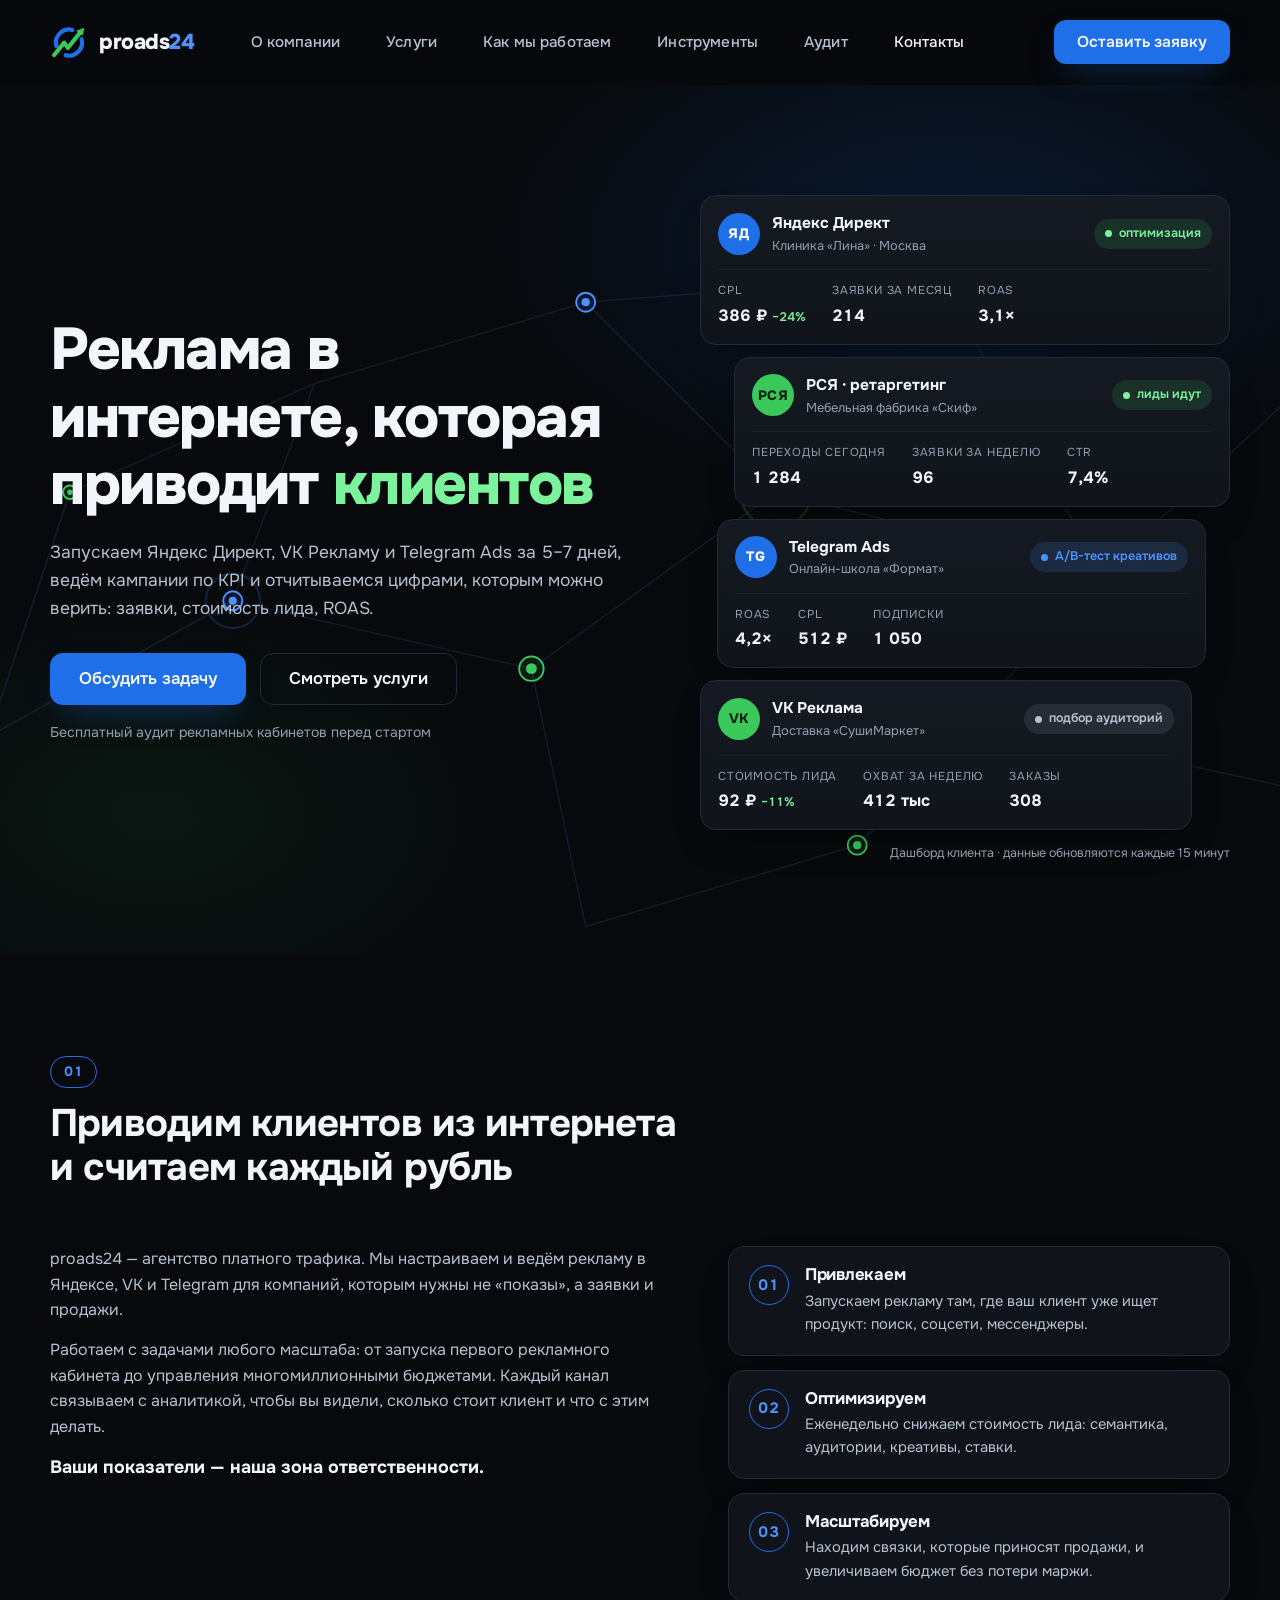
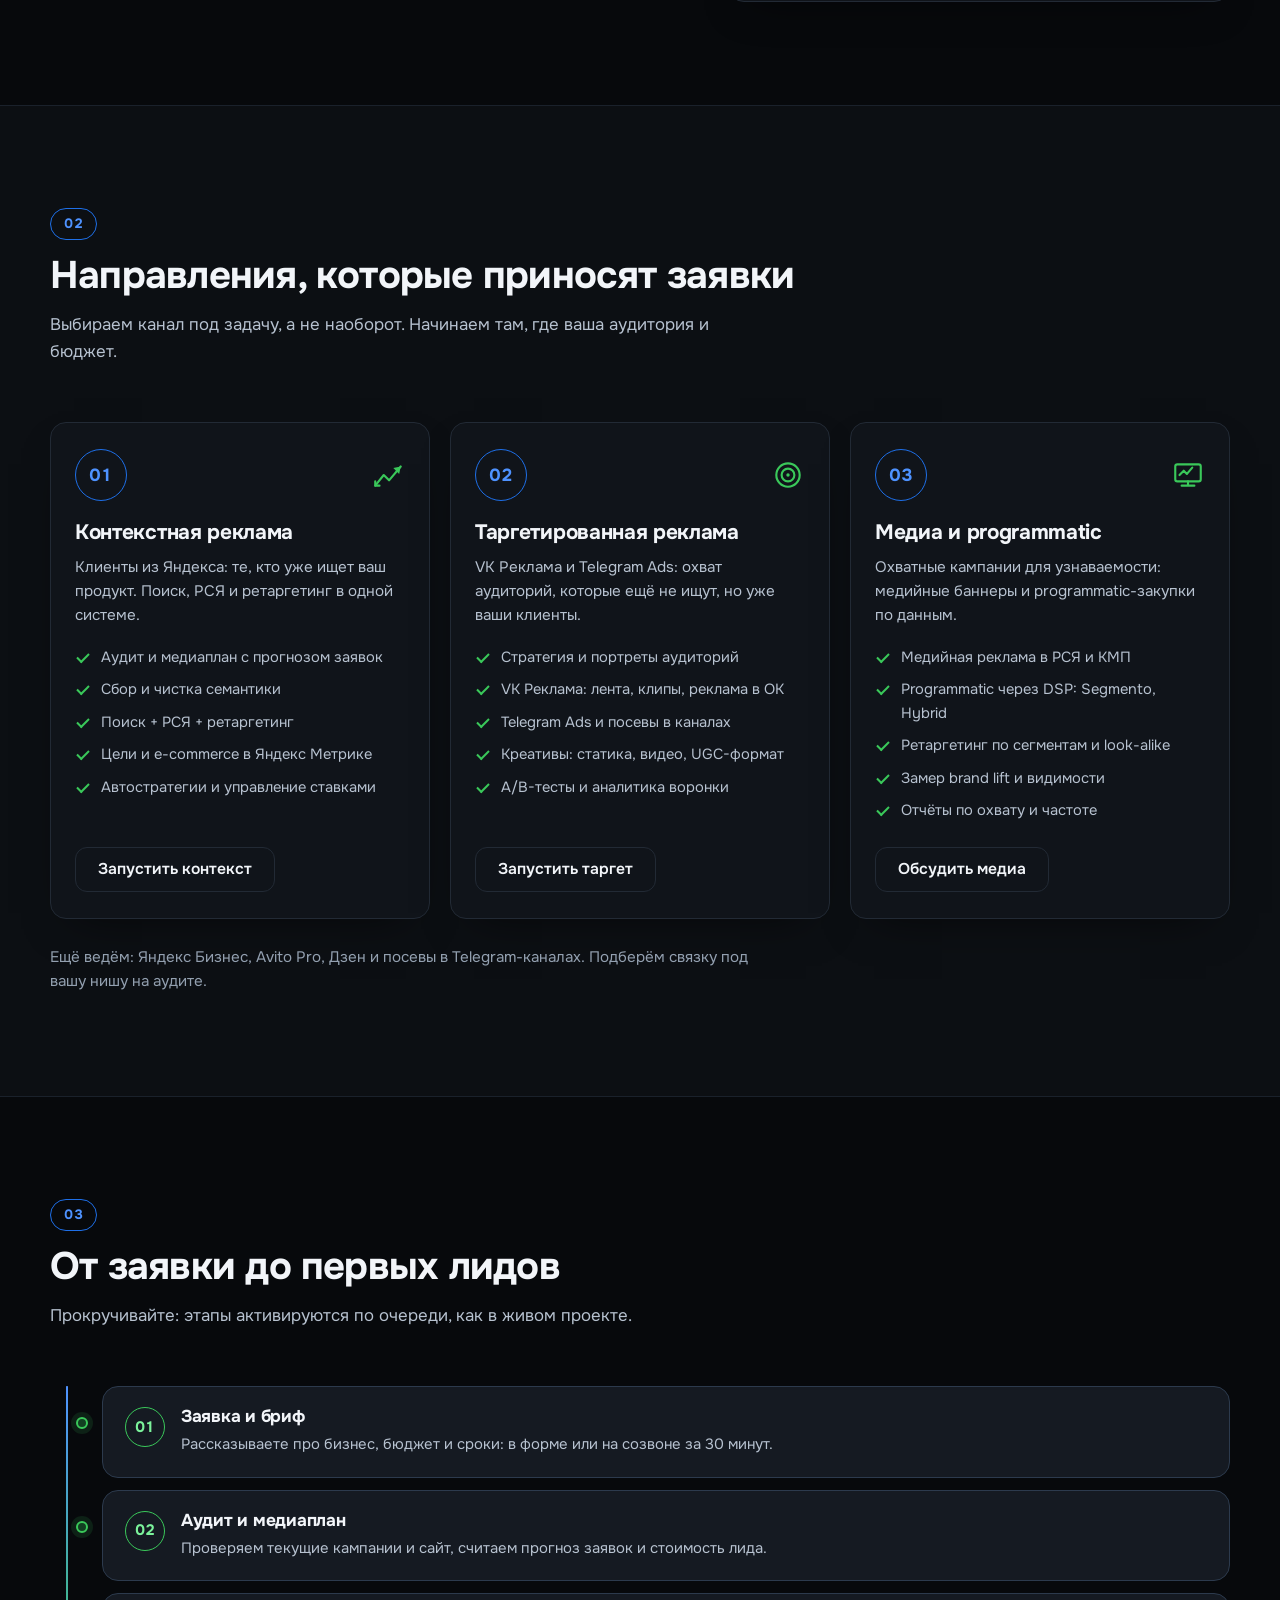
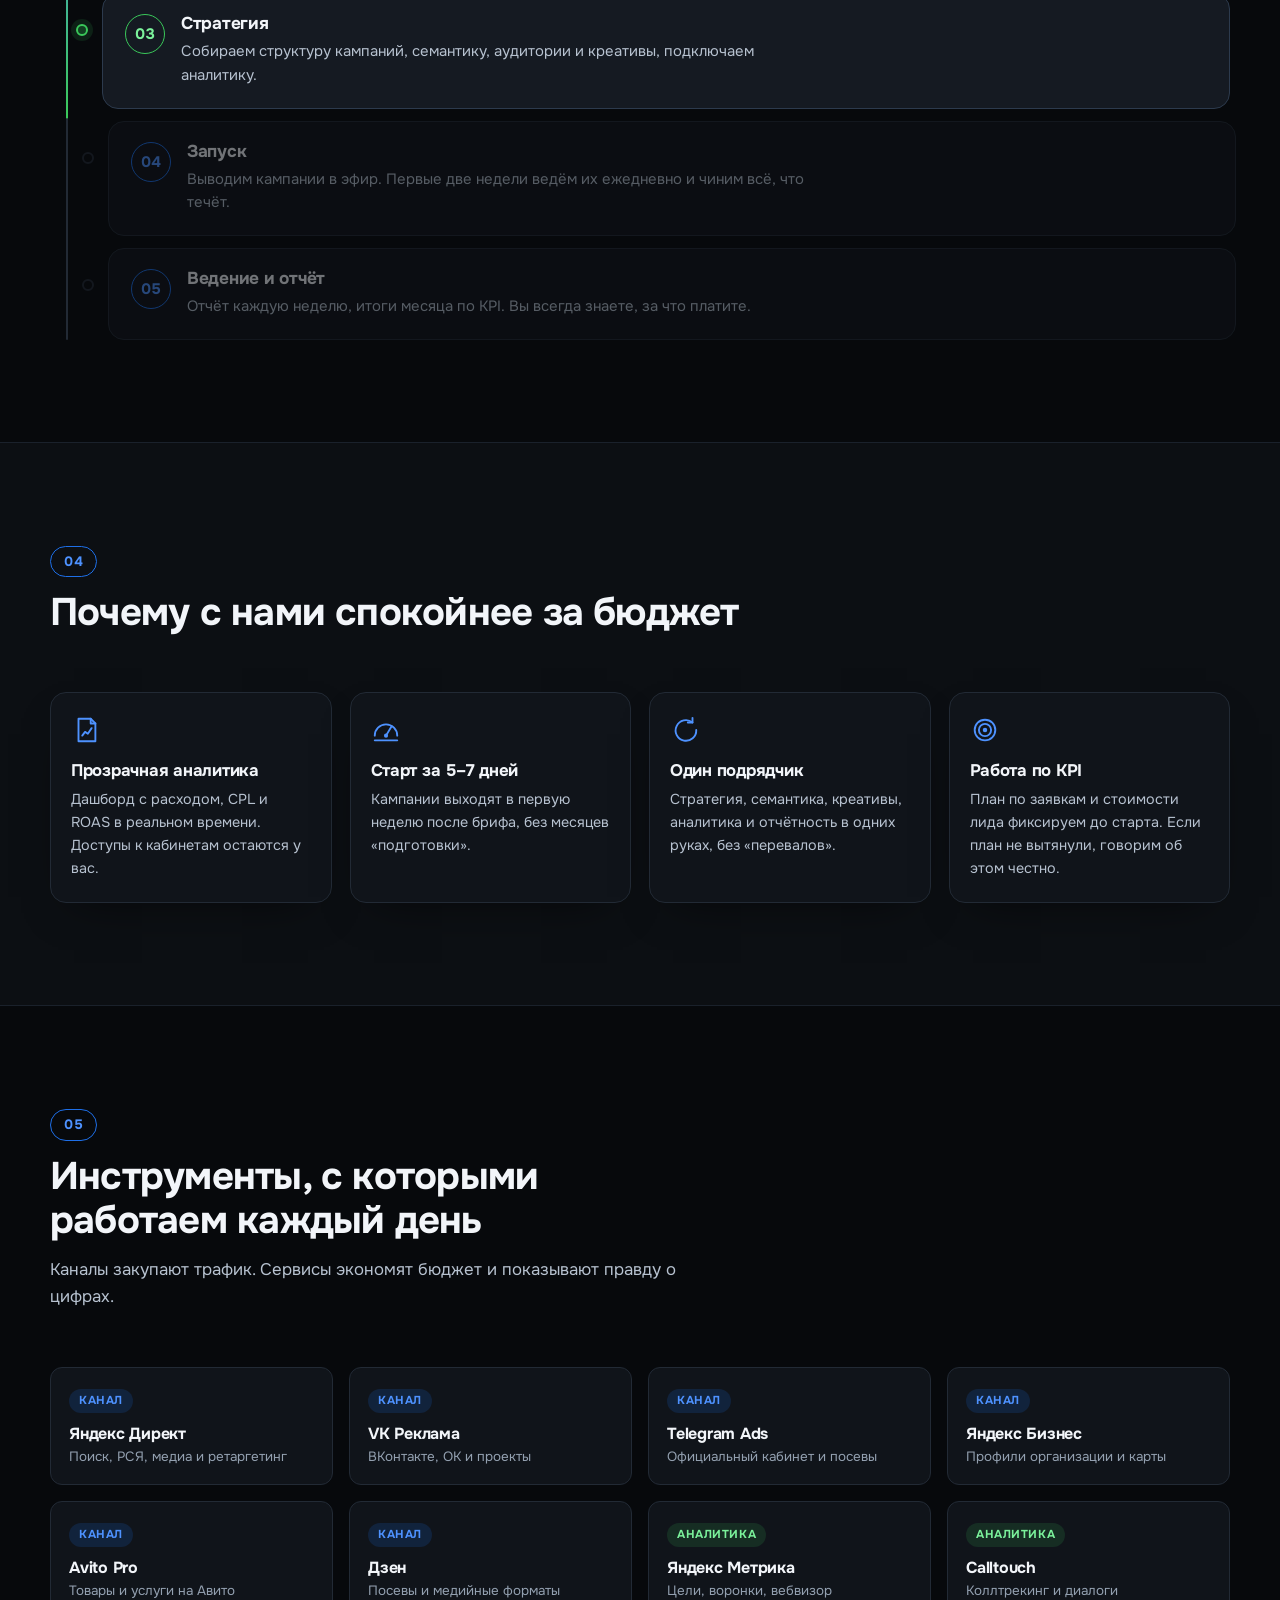
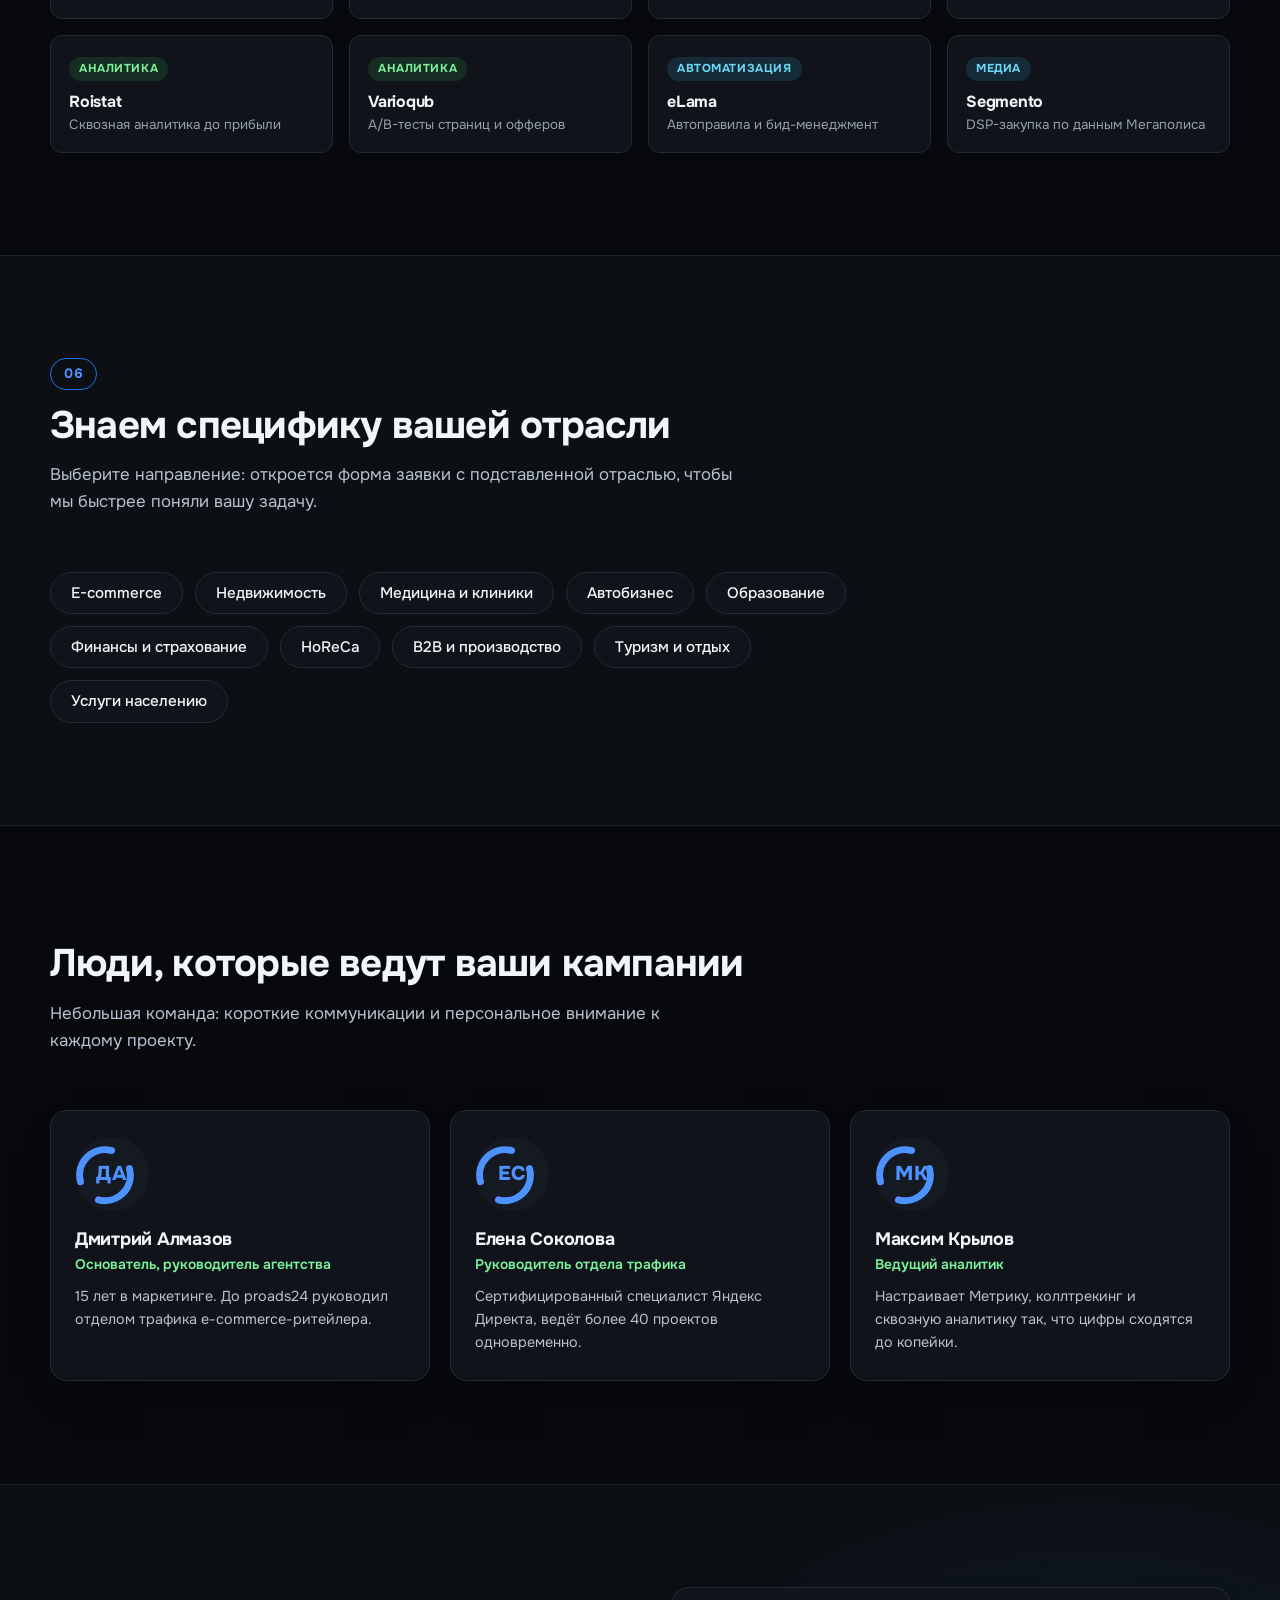
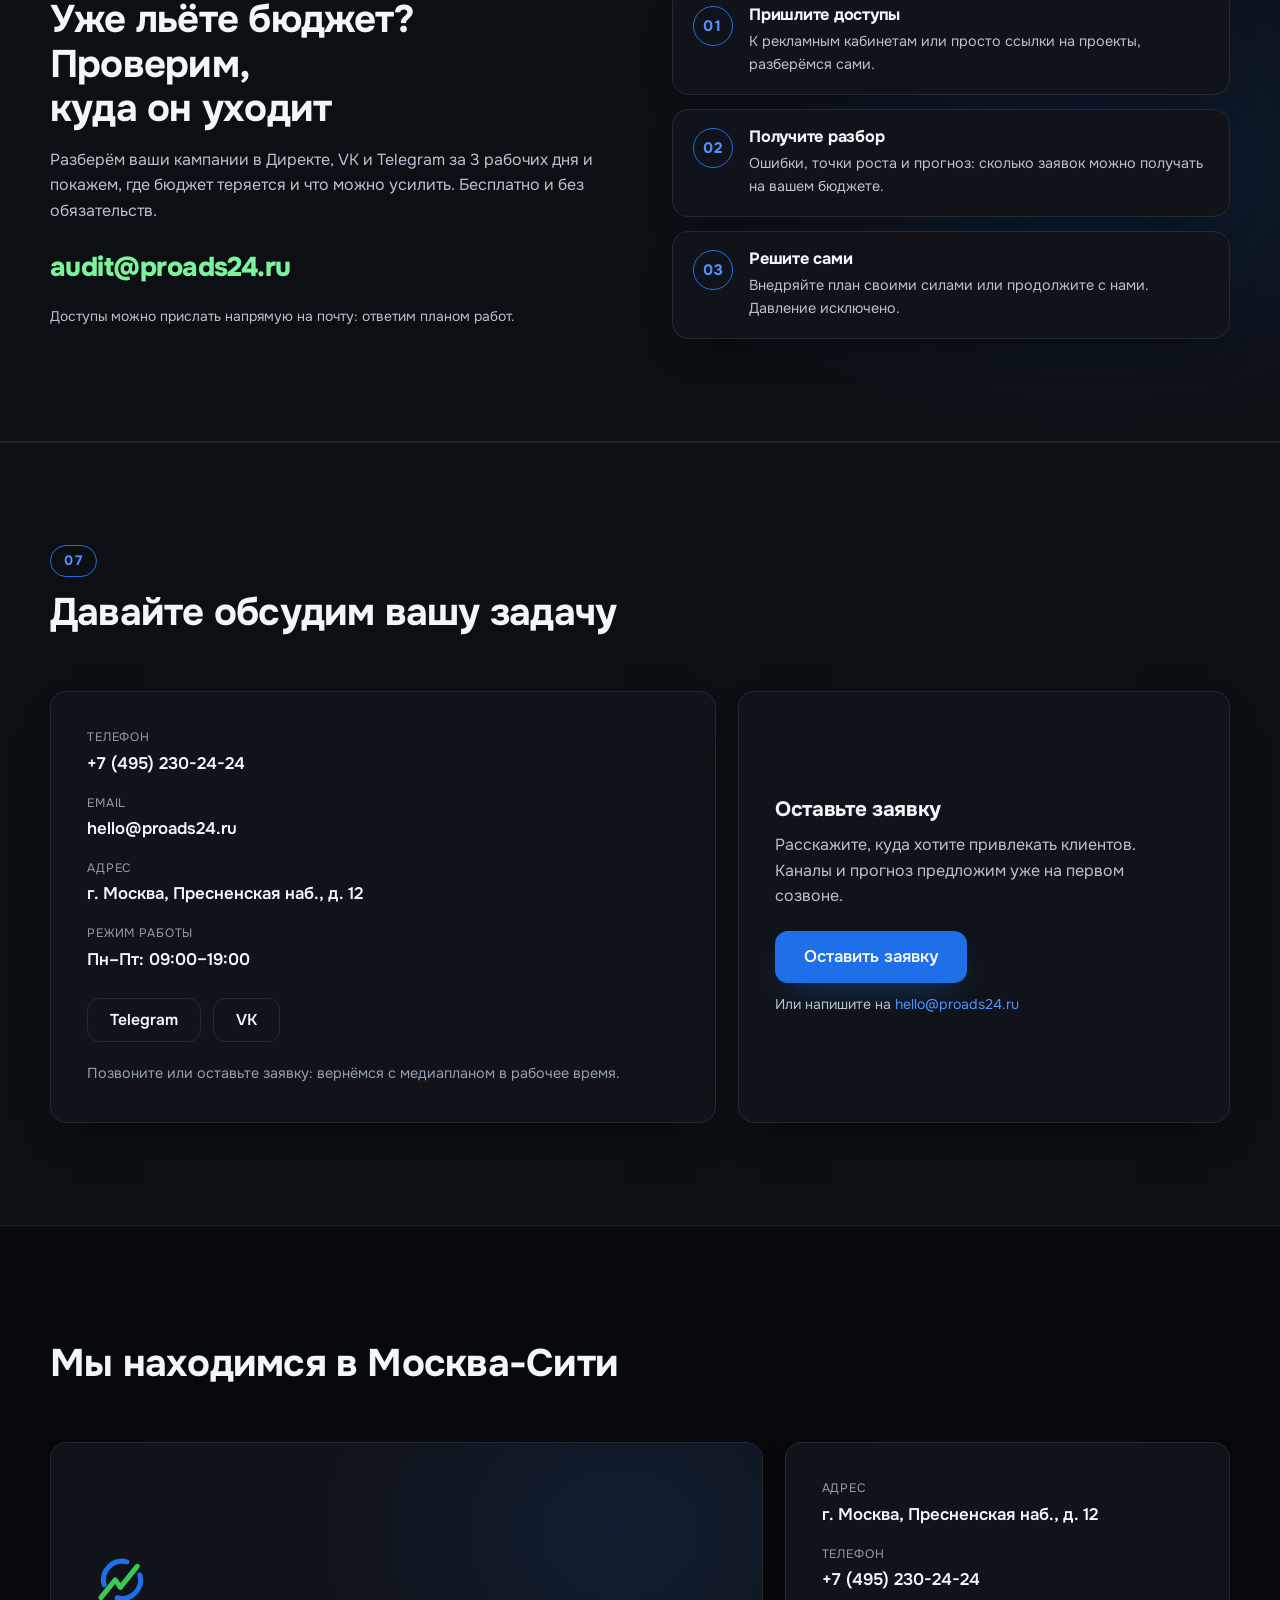
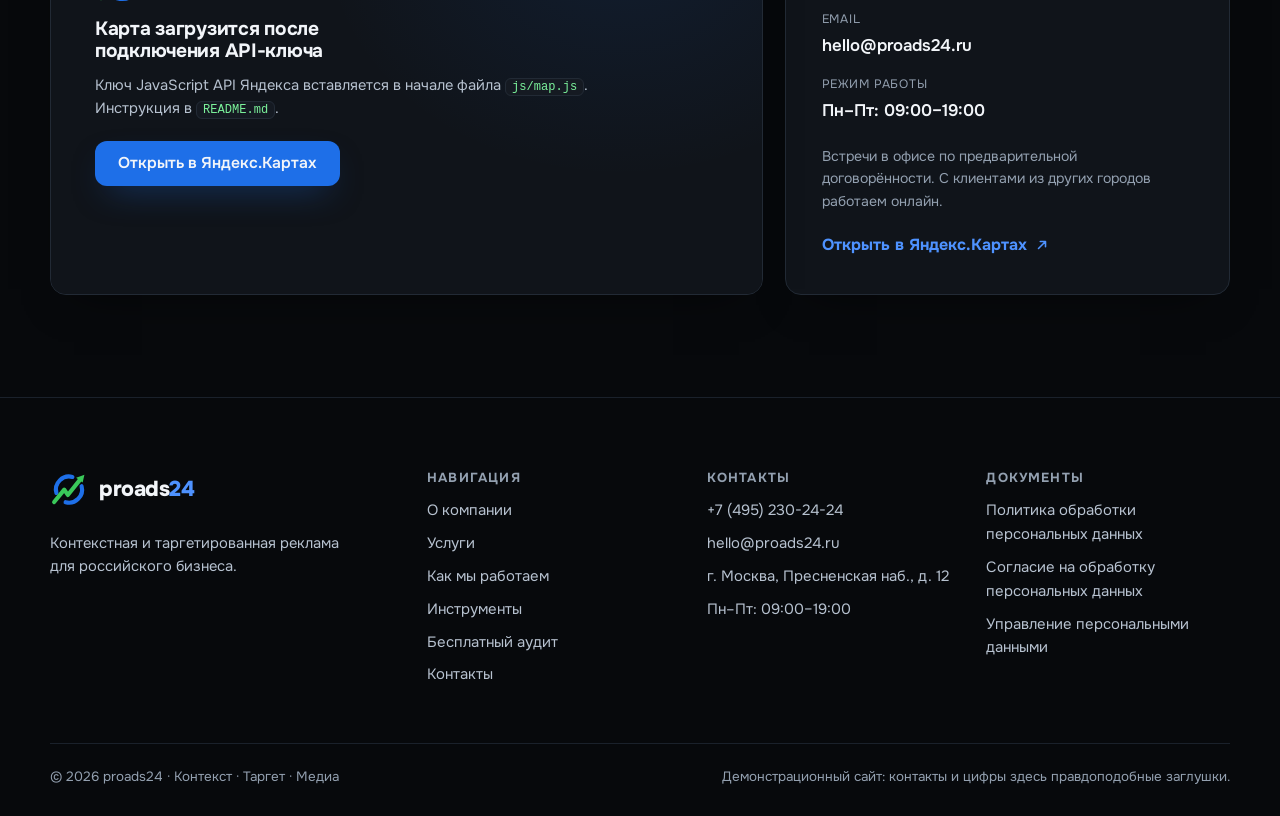
<file: index.html>
<!DOCTYPE html>
<html lang="ru">
<head>
<meta charset="utf-8">
<meta name="viewport" content="width=device-width, initial-scale=1">
<title>proads24 — контекстная и таргетированная реклама для бизнеса</title>
<meta name="description" content="Интернет-агентство proads24: контекстная реклама в Яндекс Директе, таргет VK и Telegram Ads. Запуск от 5 дней, работа по KPI, прозрачная аналитика.">
<meta property="og:title" content="proads24 — реклама, которая приводит клиентов">
<meta property="og:description" content="Контекстная и таргетированная реклама: Яндекс Директ, VK Реклама, Telegram Ads. Запуск от 5 дней, отчётность по KPI.">
<meta property="og:type" content="website">
<meta name="theme-color" content="#07090c">
<link rel="icon" type="image/svg+xml" href="favicon.svg">
<link rel="preconnect" href="https://fonts.googleapis.com">
<link rel="preconnect" href="https://fonts.gstatic.com" crossorigin>
<link rel="stylesheet" href="https://fonts.googleapis.com/css2?family=Onest:wght@400;500;600;700;800&display=swap">
<link rel="stylesheet" href="css/style.css">
</head>
<body>
<a class="skip-link" href="#content">Перейти к содержимому</a>

<!-- ============================ HEADER ============================ -->
<header class="site-header" id="top">
  <div class="container header-inner">
    <a class="brand" href="#top" aria-label="proads24 — на главную">
      <svg class="brand-mark" viewBox="0 0 64 64" aria-hidden="true" focusable="false">
        <path d="M53.2 27.3 A22 22 0 0 1 26.3 54.3" fill="none" stroke="currentColor" stroke-width="7" stroke-linecap="round" class="brand-ring"/>
        <path d="M10.8 38.7 A22 22 0 0 1 37.7 11.7" fill="none" stroke="currentColor" stroke-width="7" stroke-linecap="round" class="brand-ring"/>
        <path d="M7 54 L24 33 L30 42 L50 17" fill="none" stroke="#3ac85a" stroke-width="7" stroke-linecap="round" stroke-linejoin="round"/>
        <polygon points="58,8 55,21 44,13" fill="#3ac85a"/>
      </svg>
      <span class="brand-name">proads<em>24</em></span>
    </a>

    <nav class="site-nav" id="site-nav" aria-label="Основная навигация">
      <ol class="nav-list">
        <li><a href="#about" data-spy>О компании</a></li>
        <li><a href="#services" data-spy>Услуги</a></li>
        <li><a href="#process" data-spy>Как мы работаем</a></li>
        <li><a href="#tools" data-spy>Инструменты</a></li>
        <li><a href="#audit" data-spy>Аудит</a></li>
        <li><a href="#contacts" data-spy>Контакты</a></li>
        <li class="nav-cta-mobile"><button class="btn btn-primary" type="button" data-open-modal>Оставить заявку</button></li>
      </ol>
    </nav>

    <div class="header-actions">
      <button class="btn btn-primary header-cta" type="button" data-open-modal>Оставить заявку</button>
      <button class="burger" type="button" aria-expanded="false" aria-controls="site-nav" aria-label="Открыть меню">
        <span></span><span></span><span></span>
      </button>
    </div>
  </div>
</header>
<main id="content">
<!-- ============================ HERO ============================ -->
<section class="hero" aria-labelledby="hero-title">
  <div class="hero-net" aria-hidden="true">
    <svg viewBox="0 0 1200 640" preserveAspectRatio="xMidYMid slice" focusable="false">
      <g class="net-links" stroke="#22304a" stroke-width="1" fill="none">
        <path d="M120 480 L300 380 L520 430 L700 300 L940 360 L1090 220"/>
        <path d="M300 380 L360 220 L560 160 L700 300"/>
        <path d="M560 160 L820 140 L940 360"/>
        <path d="M520 430 L560 620 L760 560 L940 360"/>
        <path d="M120 480 L180 300 L360 220"/>
        <path d="M760 560 L860 470 L1090 520 L1090 220"/>
      </g>
      <g class="net-nodes">
        <g class="node n-blue" transform="translate(300 380)"><circle r="7"/><circle r="3"/></g>
        <g class="node n-green" transform="translate(520 430)"><circle r="9"/><circle r="4"/></g>
        <g class="node n-blue" transform="translate(700 300)"><circle r="6"/><circle r="2.5"/></g>
        <g class="node n-green" transform="translate(940 360)"><circle r="8"/><circle r="3.5"/></g>
        <g class="node n-blue" transform="translate(560 160)"><circle r="7"/><circle r="3"/></g>
        <g class="node n-blue" transform="translate(1090 220)"><circle r="6"/><circle r="2.5"/></g>
        <g class="node n-green" transform="translate(180 300)"><circle r="5"/><circle r="2"/></g>
        <g class="node n-blue" transform="translate(820 140)"><circle r="5"/><circle r="2"/></g>
        <g class="node n-green" transform="translate(760 560)"><circle r="7"/><circle r="3"/></g>
        <g class="node n-blue" transform="translate(120 480)"><circle r="6"/><circle r="2.5"/></g>
        <g class="node n-blue" transform="translate(1090 520)"><circle r="5"/><circle r="2"/></g>
      </g>
      <g class="net-rings" fill="none" opacity=".55">
        <circle cx="700" cy="300" r="26" stroke="#3ac85a" stroke-width="1.4"/>
        <circle cx="300" cy="380" r="20" stroke="#4e92ff" stroke-width="1.2"/>
        <circle cx="940" cy="360" r="16" stroke="#4e92ff" stroke-width="1.2"/>
      </g>
    </svg>
  </div>

  <div class="container hero-inner">
    <div class="hero-copy">
      <h1 id="hero-title">Реклама в интернете, которая приводит <span class="accent-green">клиентов</span></h1>
      <p class="hero-sub">Запускаем Яндекс Директ, VK Рекламу и Telegram Ads за 5–7 дней, ведём кампании по KPI и отчитываемся цифрами, которым можно верить: заявки, стоимость лида, ROAS.</p>
      <div class="hero-actions">
        <button class="btn btn-primary btn-lg" type="button" data-open-modal>Обсудить задачу</button>
        <a class="btn btn-ghost btn-lg" href="#services">Смотреть услуги</a>
      </div>
      <p class="hero-note">Бесплатный аудит рекламных кабинетов перед стартом</p>
    </div>

    <div class="hero-board" aria-label="Примеры кампаний клиентов">
      <div class="board-card" style="--d:.05s">
        <div class="board-head">
          <span class="chip-badge" aria-hidden="true">ЯД</span>
          <div class="board-id"><strong>Яндекс Директ</strong><span>Клиника «Лина» · Москва</span></div>
          <span class="pill pill-live"><i></i>оптимизация</span>
        </div>
        <dl class="board-stats">
          <div><dt>CPL</dt><dd>386 ₽ <small class="delta-down">−24%</small></dd></div>
          <div><dt>Заявки за месяц</dt><dd>214</dd></div>
          <div><dt>ROAS</dt><dd>3,1×</dd></div>
        </dl>
      </div>
      <div class="board-card" style="--d:.14s">
        <div class="board-head">
          <span class="chip-badge chip-badge-green" aria-hidden="true">РСЯ</span>
          <div class="board-id"><strong>РСЯ · ретаргетинг</strong><span>Мебельная фабрика «Скиф»</span></div>
          <span class="pill pill-live"><i></i>лиды идут</span>
        </div>
        <dl class="board-stats">
          <div><dt>Переходы сегодня</dt><dd>1 284</dd></div>
          <div><dt>Заявки за неделю</dt><dd>96</dd></div>
          <div><dt>CTR</dt><dd>7,4%</dd></div>
        </dl>
      </div>
      <div class="board-card" style="--d:.23s">
        <div class="board-head">
          <span class="chip-badge" aria-hidden="true">TG</span>
          <div class="board-id"><strong>Telegram Ads</strong><span>Онлайн-школа «Формат»</span></div>
          <span class="pill pill-warm"><i></i>A/B-тест креативов</span>
        </div>
        <dl class="board-stats">
          <div><dt>ROAS</dt><dd>4,2×</dd></div>
          <div><dt>CPL</dt><dd>512 ₽</dd></div>
          <div><dt>Подписки</dt><dd>1 050</dd></div>
        </dl>
      </div>
      <div class="board-card" style="--d:.32s">
        <div class="board-head">
          <span class="chip-badge chip-badge-green" aria-hidden="true">VK</span>
          <div class="board-id"><strong>VK Реклама</strong><span>Доставка «СушиМаркет»</span></div>
          <span class="pill pill-idle"><i></i>подбор аудиторий</span>
        </div>
        <dl class="board-stats">
          <div><dt>Стоимость лида</dt><dd>92 ₽ <small class="delta-down">−11%</small></dd></div>
          <div><dt>Охват за неделю</dt><dd>412 тыс</dd></div>
          <div><dt>Заказы</dt><dd>308</dd></div>
        </dl>
      </div>
      <p class="board-caption">Дашборд клиента · данные обновляются каждые 15 минут</p>
    </div>
  </div>
</section>

<!-- ============================ 01 О КОМПАНИИ ============================ -->
<section class="section" id="about" aria-labelledby="about-title">
  <div class="container">
    <div class="section-head">
      <span class="section-num" aria-hidden="true">01</span>
      <h2 id="about-title">Приводим клиентов из интернета и считаем каждый рубль</h2>
    </div>
    <div class="about-grid">
      <div class="about-text">
        <p>proads24 — агентство платного трафика. Мы настраиваем и ведём рекламу в Яндексе, VK и Telegram для компаний, которым нужны не «показы», а заявки и продажи.</p>
        <p>Работаем с задачами любого масштаба: от запуска первого рекламного кабинета до управления многомиллионными бюджетами. Каждый канал связываем с аналитикой, чтобы вы видели, сколько стоит клиент и что с этим делать.</p>
        <p class="about-strong">Ваши показатели — наша зона ответственности.</p>
      </div>
      <ol class="about-principles">
        <li>
          <span class="num-badge" aria-hidden="true">01</span>
          <div><h3>Привлекаем</h3><p>Запускаем рекламу там, где ваш клиент уже ищет продукт: поиск, соцсети, мессенджеры.</p></div>
        </li>
        <li>
          <span class="num-badge" aria-hidden="true">02</span>
          <div><h3>Оптимизируем</h3><p>Еженедельно снижаем стоимость лида: семантика, аудитории, креативы, ставки.</p></div>
        </li>
        <li>
          <span class="num-badge" aria-hidden="true">03</span>
          <div><h3>Масштабируем</h3><p>Находим связки, которые приносят продажи, и увеличиваем бюджет без потери маржи.</p></div>
        </li>
      </ol>
    </div>
  </div>
</section>

<!-- ============================ 02 УСЛУГИ ============================ -->
<section class="section section-alt" id="services" aria-labelledby="services-title">
  <div class="container">
    <div class="section-head">
      <span class="section-num" aria-hidden="true">02</span>
      <h2 id="services-title">Направления, которые приносят заявки</h2>
      <p class="section-sub">Выбираем канал под задачу, а не наоборот. Начинаем там, где ваша аудитория и бюджет.</p>
    </div>
    <div class="service-grid">
      <article class="service-card">
        <div class="service-top">
          <span class="num-badge num-badge-lg" aria-hidden="true">01</span>
          <svg class="service-icon" viewBox="0 0 32 32" aria-hidden="true" fill="none" stroke="currentColor" stroke-width="2" stroke-linecap="round" stroke-linejoin="round"><path d="M4 26 L12 16 L17 21 L28 8"/><polygon points="28,8 21,9.5 26.5,15" fill="currentColor" stroke="none"/><path d="M4 22 v4 h4" /></svg>
        </div>
        <h3>Контекстная реклама</h3>
        <p>Клиенты из Яндекса: те, кто уже ищет ваш продукт. Поиск, РСЯ и ретаргетинг в одной системе.</p>
        <ul class="check-list">
          <li>Аудит и медиаплан с прогнозом заявок</li>
          <li>Сбор и чистка семантики</li>
          <li>Поиск + РСЯ + ретаргетинг</li>
          <li>Цели и e-commerce в Яндекс Метрике</li>
          <li>Автостратегии и управление ставками</li>
        </ul>
        <button class="btn btn-ghost service-btn" type="button" data-open-modal data-topic="Контекстная реклама">Запустить контекст</button>
      </article>
      <article class="service-card">
        <div class="service-top">
          <span class="num-badge num-badge-lg" aria-hidden="true">02</span>
          <svg class="service-icon" viewBox="0 0 32 32" aria-hidden="true" fill="none" stroke="currentColor" stroke-width="2" stroke-linecap="round"><circle cx="16" cy="16" r="11"/><circle cx="16" cy="16" r="6"/><circle cx="16" cy="16" r="1.6" fill="currentColor" stroke="none"/></svg>
        </div>
        <h3>Таргетированная реклама</h3>
        <p>VK Реклама и Telegram Ads: охват аудиторий, которые ещё не ищут, но уже ваши клиенты.</p>
        <ul class="check-list">
          <li>Стратегия и портреты аудиторий</li>
          <li>VK Реклама: лента, клипы, реклама в ОК</li>
          <li>Telegram Ads и посевы в каналах</li>
          <li>Креативы: статика, видео, UGC-формат</li>
          <li>A/B-тесты и аналитика воронки</li>
        </ul>
        <button class="btn btn-ghost service-btn" type="button" data-open-modal data-topic="Таргетированная реклама">Запустить таргет</button>
      </article>

      <article class="service-card">
        <div class="service-top">
          <span class="num-badge num-badge-lg" aria-hidden="true">03</span>
          <svg class="service-icon" viewBox="0 0 32 32" aria-hidden="true" fill="none" stroke="currentColor" stroke-width="2" stroke-linecap="round" stroke-linejoin="round"><rect x="4" y="6" width="24" height="16" rx="2"/><path d="M16 22 v4 M10 26 h12 M8 16 l4-4 3 3 5-6"/></svg>
        </div>
        <h3>Медиа и programmatic</h3>
        <p>Охватные кампании для узнаваемости: медийные баннеры и programmatic-закупки по данным.</p>
        <ul class="check-list">
          <li>Медийная реклама в РСЯ и КМП</li>
          <li>Programmatic через DSP: Segmento, Hybrid</li>
          <li>Ретаргетинг по сегментам и look-alike</li>
          <li>Замер brand lift и видимости</li>
          <li>Отчёты по охвату и частоте</li>
        </ul>
        <button class="btn btn-ghost service-btn" type="button" data-open-modal data-topic="Медиа и programmatic">Обсудить медиа</button>
      </article>
    </div>
    <p class="services-note">Ещё ведём: Яндекс Бизнес, Avito Pro, Дзен и посевы в Telegram-каналах. Подберём связку под вашу нишу на аудите.</p>
  </div>
</section>

<!-- ============================ 03 ПРОЦЕСС ============================ -->
<section class="section" id="process" aria-labelledby="process-title">
  <div class="container">
    <div class="section-head">
      <span class="section-num" aria-hidden="true">03</span>
      <h2 id="process-title">От заявки до первых лидов</h2>
      <p class="section-sub">Прокручивайте: этапы активируются по очереди, как в живом проекте.</p>
    </div>
    <div class="process-track">
      <div class="process-rail" aria-hidden="true"><span class="process-progress"></span></div>
      <ol class="process-list">
        <li class="step">
          <span class="step-dot" aria-hidden="true"></span>
          <span class="num-badge" aria-hidden="true">01</span>
          <div class="step-body"><h3>Заявка и бриф</h3><p>Рассказываете про бизнес, бюджет и сроки: в форме или на созвоне за 30 минут.</p></div>
        </li>
        <li class="step">
          <span class="step-dot" aria-hidden="true"></span>
          <span class="num-badge" aria-hidden="true">02</span>
          <div class="step-body"><h3>Аудит и медиаплан</h3><p>Проверяем текущие кампании и сайт, считаем прогноз заявок и стоимость лида.</p></div>
        </li>
        <li class="step">
          <span class="step-dot" aria-hidden="true"></span>
          <span class="num-badge" aria-hidden="true">03</span>
          <div class="step-body"><h3>Стратегия</h3><p>Собираем структуру кампаний, семантику, аудитории и креативы, подключаем аналитику.</p></div>
        </li>
        <li class="step">
          <span class="step-dot" aria-hidden="true"></span>
          <span class="num-badge" aria-hidden="true">04</span>
          <div class="step-body"><h3>Запуск</h3><p>Выводим кампании в эфир. Первые две недели ведём их ежедневно и чиним всё, что течёт.</p></div>
        </li>
        <li class="step">
          <span class="step-dot" aria-hidden="true"></span>
          <span class="num-badge" aria-hidden="true">05</span>
          <div class="step-body"><h3>Ведение и отчёт</h3><p>Отчёт каждую неделю, итоги месяца по KPI. Вы всегда знаете, за что платите.</p></div>
        </li>
      </ol>
    </div>
  </div>
</section>

<!-- ============================ 04 ПОЧЕМУ МЫ ============================ -->
<section class="section section-alt" id="strengths" aria-labelledby="strengths-title">
  <div class="container">
    <div class="section-head">
      <span class="section-num" aria-hidden="true">04</span>
      <h2 id="strengths-title">Почему с нами спокойнее за бюджет</h2>
    </div>
    <div class="adv-grid">
      <article class="adv-card">
        <svg class="adv-icon" viewBox="0 0 32 32" aria-hidden="true" fill="none" stroke="currentColor" stroke-width="2" stroke-linecap="round" stroke-linejoin="round"><path d="M8 4 h13 l5 5 v19 H8 z"/><path d="M21 4 v5 h5"/><path d="M12 22 l3-4 3 2 4-6"/></svg>
        <h3>Прозрачная аналитика</h3>
        <p>Дашборд с расходом, CPL и ROAS в реальном времени. Доступы к кабинетам остаются у вас.</p>
      </article>
      <article class="adv-card">
        <svg class="adv-icon" viewBox="0 0 32 32" aria-hidden="true" fill="none" stroke="currentColor" stroke-width="2" stroke-linecap="round"><path d="M4 22 a12 12 0 0 1 24 0"/><path d="M16 22 L22 12"/><circle cx="16" cy="22" r="2.2" fill="currentColor" stroke="none"/><path d="M4 27 h24"/></svg>
        <h3>Старт за 5–7 дней</h3>
        <p>Кампании выходят в первую неделю после брифа, без месяцев «подготовки».</p>
      </article>
      <article class="adv-card">
        <svg class="adv-icon" viewBox="0 0 32 32" aria-hidden="true" fill="none" stroke="currentColor" stroke-width="2" stroke-linecap="round" stroke-linejoin="round"><path d="M24 8 a11 11 0 1 0 4 8"/><path d="M24 3 v5 h-5"/></svg>
        <h3>Один подрядчик</h3>
        <p>Стратегия, семантика, креативы, аналитика и отчётность в одних руках, без «перевалов».</p>
      </article>
      <article class="adv-card">
        <svg class="adv-icon" viewBox="0 0 32 32" aria-hidden="true" fill="none" stroke="currentColor" stroke-width="2" stroke-linecap="round"><circle cx="16" cy="16" r="11"/><circle cx="16" cy="16" r="6.5"/><circle cx="16" cy="16" r="2.4" fill="currentColor" stroke="none"/></svg>
        <h3>Работа по KPI</h3>
        <p>План по заявкам и стоимости лида фиксируем до старта. Если план не вытянули, говорим об этом честно.</p>
      </article>
    </div>
  </div>
</section>

<!-- ============================ 05 ИНСТРУМЕНТЫ ============================ -->
<section class="section" id="tools" aria-labelledby="tools-title">
  <div class="container">
    <div class="section-head">
      <span class="section-num" aria-hidden="true">05</span>
      <h2 id="tools-title">Инструменты, с которыми работаем каждый день</h2>
      <p class="section-sub">Каналы закупают трафик. Сервисы экономят бюджет и показывают правду о цифрах.</p>
    </div>
    <ul class="tools-grid">
      <li class="tool"><span class="tool-tag tool-tag-blue">Канал</span><h3>Яндекс Директ</h3><p>Поиск, РСЯ, медиа и ретаргетинг</p></li>
      <li class="tool"><span class="tool-tag tool-tag-blue">Канал</span><h3>VK Реклама</h3><p>ВКонтакте, ОК и проекты</p></li>
      <li class="tool"><span class="tool-tag tool-tag-blue">Канал</span><h3>Telegram Ads</h3><p>Официальный кабинет и посевы</p></li>
      <li class="tool"><span class="tool-tag tool-tag-blue">Канал</span><h3>Яндекс Бизнес</h3><p>Профили организации и карты</p></li>
      <li class="tool"><span class="tool-tag tool-tag-blue">Канал</span><h3>Avito Pro</h3><p>Товары и услуги на Авито</p></li>
      <li class="tool"><span class="tool-tag tool-tag-blue">Канал</span><h3>Дзен</h3><p>Посевы и медийные форматы</p></li>
      <li class="tool"><span class="tool-tag tool-tag-green">Аналитика</span><h3>Яндекс Метрика</h3><p>Цели, воронки, вебвизор</p></li>
      <li class="tool"><span class="tool-tag tool-tag-green">Аналитика</span><h3>Calltouch</h3><p>Коллтрекинг и диалоги</p></li>
      <li class="tool"><span class="tool-tag tool-tag-green">Аналитика</span><h3>Roistat</h3><p>Сквозная аналитика до прибыли</p></li>
      <li class="tool"><span class="tool-tag tool-tag-green">Аналитика</span><h3>Varioqub</h3><p>A/B-тесты страниц и офферов</p></li>
      <li class="tool"><span class="tool-tag tool-tag-teal">Автоматизация</span><h3>eLama</h3><p>Автоправила и бид-менеджмент</p></li>
      <li class="tool"><span class="tool-tag tool-tag-teal">Медиа</span><h3>Segmento</h3><p>DSP-закупка по данным Мегаполиса</p></li>
    </ul>
  </div>
</section>

<!-- ============================ 06 ОТРАСЛИ ============================ -->
<section class="section section-alt" id="industries" aria-labelledby="industries-title">
  <div class="container">
    <div class="section-head">
      <span class="section-num" aria-hidden="true">06</span>
      <h2 id="industries-title">Знаем специфику вашей отрасли</h2>
      <p class="section-sub">Выберите направление: откроется форма заявки с подставленной отраслью, чтобы мы быстрее поняли вашу задачу.</p>
    </div>
    <ul class="industry-cloud">
      <li><button type="button" data-open-modal data-topic="E-commerce">E-commerce</button></li>
      <li><button type="button" data-open-modal data-topic="Недвижимость">Недвижимость</button></li>
      <li><button type="button" data-open-modal data-topic="Медицина и клиники">Медицина и клиники</button></li>
      <li><button type="button" data-open-modal data-topic="Автобизнес">Автобизнес</button></li>
      <li><button type="button" data-open-modal data-topic="Образование">Образование</button></li>
      <li><button type="button" data-open-modal data-topic="Финансы и страхование">Финансы и страхование</button></li>
      <li><button type="button" data-open-modal data-topic="HoReCa">HoReCa</button></li>
      <li><button type="button" data-open-modal data-topic="B2B и производство">B2B и производство</button></li>
      <li><button type="button" data-open-modal data-topic="Туризм и отдых">Туризм и отдых</button></li>
      <li><button type="button" data-open-modal data-topic="Услуги населению">Услуги населению</button></li>
    </ul>
  </div>
</section>

<!-- ============================ КОМАНДА ============================ -->
<section class="section" id="team" aria-labelledby="team-title">
  <div class="container">
    <div class="section-head">
      <h2 id="team-title">Люди, которые ведут ваши кампании</h2>
      <p class="section-sub">Небольшая команда: короткие коммуникации и персональное внимание к каждому проекту.</p>
    </div>
    <ul class="team-grid">
      <li class="team-card">
        <span class="team-ava" aria-hidden="true"><svg viewBox="0 0 64 64"><path d="M53.2 27.3 A22 22 0 0 1 26.3 54.3" fill="none" stroke="currentColor" stroke-width="6" stroke-linecap="round"/><path d="M10.8 38.7 A22 22 0 0 1 37.7 11.7" fill="none" stroke="currentColor" stroke-width="6" stroke-linecap="round"/></svg>ДА</span>
        <h3>Дмитрий Алмазов</h3><p class="team-role">Основатель, руководитель агентства</p><p class="team-bio">15 лет в маркетинге. До proads24 руководил отделом трафика e-commerce-ритейлера.</p>
      </li>
      <li class="team-card">
        <span class="team-ava" aria-hidden="true"><svg viewBox="0 0 64 64"><path d="M53.2 27.3 A22 22 0 0 1 26.3 54.3" fill="none" stroke="currentColor" stroke-width="6" stroke-linecap="round"/><path d="M10.8 38.7 A22 22 0 0 1 37.7 11.7" fill="none" stroke="currentColor" stroke-width="6" stroke-linecap="round"/></svg>ЕС</span>
        <h3>Елена Соколова</h3><p class="team-role">Руководитель отдела трафика</p><p class="team-bio">Сертифицированный специалист Яндекс Директа, ведёт более 40 проектов одновременно.</p>
      </li>
      <li class="team-card">
        <span class="team-ava" aria-hidden="true"><svg viewBox="0 0 64 64"><path d="M53.2 27.3 A22 22 0 0 1 26.3 54.3" fill="none" stroke="currentColor" stroke-width="6" stroke-linecap="round"/><path d="M10.8 38.7 A22 22 0 0 1 37.7 11.7" fill="none" stroke="currentColor" stroke-width="6" stroke-linecap="round"/></svg>МК</span>
        <h3>Максим Крылов</h3><p class="team-role">Ведущий аналитик</p><p class="team-bio">Настраивает Метрику, коллтрекинг и сквозную аналитику так, что цифры сходятся до копейки.</p>
      </li>
    </ul>
  </div>
</section>

<!-- ============================ БЕСПЛАТНЫЙ АУДИТ ============================ -->
<section class="section audit-section" id="audit" aria-labelledby="audit-title">
  <div class="container audit-inner">
    <div class="audit-copy">
      <h2 id="audit-title">Уже льёте бюджет? Проверим, куда он уходит</h2>
      <p>Разберём ваши кампании в Директе, VK и Telegram за 3 рабочих дня и покажем, где бюджет теряется и что можно усилить. Бесплатно и без обязательств.</p>
      <a class="audit-mail" href="mailto:audit@proads24.ru">audit@proads24.ru</a>
      <p class="audit-hint">Доступы можно прислать напрямую на почту: ответим планом работ.</p>
    </div>
    <ol class="audit-steps">
      <li><span class="num-badge" aria-hidden="true">01</span><div><h3>Пришлите доступы</h3><p>К рекламным кабинетам или просто ссылки на проекты, разберёмся сами.</p></div></li>
      <li><span class="num-badge" aria-hidden="true">02</span><div><h3>Получите разбор</h3><p>Ошибки, точки роста и прогноз: сколько заявок можно получать на вашем бюджете.</p></div></li>
      <li><span class="num-badge" aria-hidden="true">03</span><div><h3>Решите сами</h3><p>Внедряйте план своими силами или продолжите с нами. Давление исключено.</p></div></li>
    </ol>
  </div>
</section>

<!-- ============================ КОНТАКТЫ ============================ -->
<section class="section section-alt" id="contacts" aria-labelledby="contacts-title">
  <div class="container">
    <div class="section-head">
      <span class="section-num" aria-hidden="true">07</span>
      <h2 id="contacts-title">Давайте обсудим вашу задачу</h2>
    </div>
    <div class="contacts-grid">
      <div class="contacts-info">
        <dl class="contact-lines">
          <div><dt>Телефон</dt><dd><a href="tel:+74952302424">+7 (495) 230-24-24</a></dd></div>
          <div><dt>Email</dt><dd><a href="mailto:hello@proads24.ru">hello@proads24.ru</a></dd></div>
          <div><dt>Адрес</dt><dd>г. Москва, Пресненская наб., д. 12</dd></div>
          <div><dt>Режим работы</dt><dd>Пн–Пт: 09:00–19:00</dd></div>
        </dl>
        <div class="socials">
          <a class="btn btn-ghost" href="https://t.me/proads24" target="_blank" rel="noopener">Telegram</a>
          <a class="btn btn-ghost" href="https://vk.com/proads24" target="_blank" rel="noopener">VK</a>
        </div>
        <p class="contacts-note">Позвоните или оставьте заявку: вернёмся с медиапланом в рабочее время.</p>
      </div>
      <div class="contacts-cta">
        <h3>Оставьте заявку</h3>
        <p>Расскажите, куда хотите привлекать клиентов. Каналы и прогноз предложим уже на первом созвоне.</p>
        <button class="btn btn-primary btn-lg" type="button" data-open-modal>Оставить заявку</button>
        <p class="contacts-alt">Или напишите на <a href="mailto:hello@proads24.ru">hello@proads24.ru</a></p>
      </div>
    </div>
  </div>
</section>

<!-- ============================ КАРТА ============================ -->
<section class="section map-section" id="map" aria-labelledby="map-title">
  <div class="container">
    <div class="section-head">
      <h2 id="map-title">Мы находимся в Москва-Сити</h2>
    </div>
    <div class="map-layout">
      <div class="map-frame">
        <div class="map-canvas" id="ymap" role="application" aria-label="Карта: Москва, Пресненская набережная, 12"></div>
        <div class="map-fallback" id="map-fallback" hidden>
          <svg viewBox="0 0 64 64" aria-hidden="true"><path d="M53.2 27.3 A22 22 0 0 1 26.3 54.3" fill="none" stroke="currentColor" stroke-width="6" stroke-linecap="round"/><path d="M10.8 38.7 A22 22 0 0 1 37.7 11.7" fill="none" stroke="currentColor" stroke-width="6" stroke-linecap="round"/><path d="M7 54 L24 33 L30 42 L50 17" fill="none" stroke="#3ac85a" stroke-width="6" stroke-linecap="round" stroke-linejoin="round"/></svg>
          <h3>Карта загрузится после подключения API-ключа</h3>
          <p>Ключ JavaScript API Яндекса вставляется в начале файла <code>js/map.js</code>. Инструкция в <code>README.md</code>.</p>
          <a class="btn btn-primary" href="https://yandex.ru/maps/?text=%D0%9C%D0%BE%D1%81%D0%BA%D0%B2%D0%B0%2C%20%D0%9F%D1%80%D0%B5%D1%81%D0%BD%D0%B5%D0%BD%D1%81%D0%BA%D0%B0%D1%8F%20%D0%BD%D0%B0%D0%B1%D0%B5%D1%80%D0%B5%D0%B6%D0%BD%D0%B0%D1%8F%2C%2012" target="_blank" rel="noopener">Открыть в Яндекс.Картах</a>
        </div>
      </div>
      <div class="map-info">
        <dl class="contact-lines">
          <div><dt>Адрес</dt><dd>г. Москва, Пресненская наб., д. 12</dd></div>
          <div><dt>Телефон</dt><dd><a href="tel:+74952302424">+7 (495) 230-24-24</a></dd></div>
          <div><dt>Email</dt><dd><a href="mailto:hello@proads24.ru">hello@proads24.ru</a></dd></div>
          <div><dt>Режим работы</dt><dd>Пн–Пт: 09:00–19:00</dd></div>
        </dl>
        <p class="map-note">Встречи в офисе по предварительной договорённости. С клиентами из других городов работаем онлайн.</p>
        <a class="map-link" href="https://yandex.ru/maps/?text=%D0%9C%D0%BE%D1%81%D0%BA%D0%B2%D0%B0%2C%20%D0%9F%D1%80%D0%B5%D1%81%D0%BD%D0%B5%D0%BD%D1%81%D0%BA%D0%B0%D1%8F%20%D0%BD%D0%B0%D0%B1%D0%B5%D1%80%D0%B5%D0%B6%D0%BD%D0%B0%D1%8F%2C%2012" target="_blank" rel="noopener">Открыть в Яндекс.Картах<svg viewBox="0 0 16 16" aria-hidden="true"><path d="M4 12 L12 4 M6 4 h6 v6" fill="none" stroke="currentColor" stroke-width="1.8" stroke-linecap="round" stroke-linejoin="round"/></svg></a>
      </div>
    </div>
  </div>
</section>
</main>

<!-- ============================ FOOTER ============================ -->
<footer class="site-footer">
  <div class="container footer-grid">
    <div class="footer-brand">
      <a class="brand" href="#top" aria-label="proads24 — наверх">
        <svg class="brand-mark" viewBox="0 0 64 64" aria-hidden="true" focusable="false">
          <path d="M53.2 27.3 A22 22 0 0 1 26.3 54.3" fill="none" stroke="currentColor" stroke-width="7" stroke-linecap="round" class="brand-ring"/>
          <path d="M10.8 38.7 A22 22 0 0 1 37.7 11.7" fill="none" stroke="currentColor" stroke-width="7" stroke-linecap="round" class="brand-ring"/>
          <path d="M7 54 L24 33 L30 42 L50 17" fill="none" stroke="#3ac85a" stroke-width="7" stroke-linecap="round" stroke-linejoin="round"/>
          <polygon points="58,8 55,21 44,13" fill="#3ac85a"/>
        </svg>
        <span class="brand-name">proads<em>24</em></span>
      </a>
      <p class="footer-tagline">Контекстная и таргетированная реклама для российского бизнеса.</p>
    </div>
    <nav class="footer-nav" aria-label="Навигация в подвале">
      <h3>Навигация</h3>
      <ul>
        <li><a href="#about">О компании</a></li>
        <li><a href="#services">Услуги</a></li>
        <li><a href="#process">Как мы работаем</a></li>
        <li><a href="#tools">Инструменты</a></li>
        <li><a href="#audit">Бесплатный аудит</a></li>
        <li><a href="#contacts">Контакты</a></li>
      </ul>
    </nav>
    <div class="footer-contacts">
      <h3>Контакты</h3>
      <ul>
        <li><a href="tel:+74952302424">+7 (495) 230-24-24</a></li>
        <li><a href="mailto:hello@proads24.ru">hello@proads24.ru</a></li>
        <li>г. Москва, Пресненская наб., д. 12</li>
        <li>Пн–Пт: 09:00–19:00</li>
      </ul>
    </div>
    <div class="footer-docs">
      <h3>Документы</h3>
      <ul>
        <li><a href="personal-data/">Политика обработки персональных данных</a></li>
        <li><a href="personal-data/consent.html">Согласие на обработку персональных данных</a></li>
        <li><a href="personal-data/request.html">Управление персональными данными</a></li>
      </ul>
    </div>
  </div>
  <div class="container footer-bottom">
    <p>© <span id="year">2026</span> proads24 · Контекст · Таргет · Медиа</p>
    <p class="footer-demo">Демонстрационный сайт: контакты и цифры здесь правдоподобные заглушки.</p>
  </div>
</footer>

<!-- ============================ МОДАЛКА ЗАЯВКИ ============================ -->
<dialog class="modal" id="lead-modal" aria-labelledby="lead-modal-title">
  <div class="modal-head">
    <div>
      <h2 id="lead-modal-title">Оставить заявку</h2>
      <p class="modal-sub">Ответим в рабочее время и вернёмся с медиапланом.</p>
    </div>
    <button class="modal-close" type="button" data-close-modal aria-label="Закрыть окно">
      <svg viewBox="0 0 20 20" aria-hidden="true"><path d="M5 5 L15 15 M15 5 L5 15" fill="none" stroke="currentColor" stroke-width="2" stroke-linecap="round"/></svg>
    </button>
  </div>
  <form id="lead-form" novalidate>
    <input type="hidden" name="consent_version" value="consent-1.0_2026-09-18">
    <div class="form-grid">
      <div class="field">
        <label for="f-name">Имя <em>*</em></label>
        <input id="f-name" name="name" type="text" autocomplete="name" required placeholder="Как к вам обращаться">
        <p class="field-error" id="f-name-err" hidden>Пожалуйста, укажите имя</p>
      </div>
      <div class="field">
        <label for="f-phone">Телефон <em>*</em></label>
        <input id="f-phone" name="phone" type="tel" autocomplete="tel" required placeholder="+7 (___) ___-__-__" inputmode="tel">
        <p class="field-error" id="f-phone-err" hidden>Проверьте номер: нужно не меньше 10 цифр</p>
      </div>
      <div class="field">
        <label for="f-company">Компания</label>
        <input id="f-company" name="company" type="text" autocomplete="organization" placeholder="Название или сайт">
      </div>
      <div class="field">
        <label for="f-email">Email</label>
        <input id="f-email" name="email" type="email" autocomplete="email" placeholder="name@company.ru">
        <p class="field-error" id="f-email-err" hidden>Похоже, в адресе опечатка</p>
      </div>
      <div class="field">
        <label for="f-topic">Что нужно?</label>
        <select id="f-topic" name="topic">
          <option>Контекстная реклама</option>
          <option>Таргетированная реклама</option>
          <option>Медиа и programmatic</option>
          <option>Аудит и аналитика</option>
          <option>Другое</option>
        </select>
      </div>
      <div class="field">
        <label for="f-budget">Бюджет в месяц</label>
        <select id="f-budget" name="budget">
          <option>До 100 000 ₽</option>
          <option>100 000 – 300 000 ₽</option>
          <option>300 000 – 500 000 ₽</option>
          <option>500 000 ₽ и больше</option>
          <option>Пока не знаю</option>
        </select>
      </div>
      <div class="field field-wide">
        <label for="f-comment">Комментарий</label>
        <textarea id="f-comment" name="comment" rows="3" placeholder="Пара слов о задаче: ниша, цели, сроки"></textarea>
      </div>
    </div>
    <div class="field field-consent">
      <label class="consent">
        <input id="f-consent" name="consent" type="checkbox" required>
        <span>Даю <a href="personal-data/consent.html" target="_blank" rel="noopener">согласие на обработку персональных данных</a></span>
      </label>
      <p class="field-error" id="f-consent-err" hidden>Без согласия мы не сможем принять заявку</p>
    </div>
    <button class="btn btn-primary btn-lg btn-submit" type="submit"><span>Отправить заявку</span></button>
    <p class="form-privacy">Подробнее о порядке обработки — в <a href="personal-data/" target="_blank" rel="noopener">Политике персональных данных</a>.</p>
  </form>
  <div class="form-success" id="form-success" hidden>
    <svg viewBox="0 0 64 64" aria-hidden="true"><path d="M53.2 27.3 A22 22 0 0 1 26.3 54.3" fill="none" stroke="currentColor" stroke-width="6" stroke-linecap="round"/><path d="M10.8 38.7 A22 22 0 0 1 37.7 11.7" fill="none" stroke="currentColor" stroke-width="6" stroke-linecap="round"/><path d="M20 33 L28 42 L46 22" fill="none" stroke="#3ac85a" stroke-width="7" stroke-linecap="round" stroke-linejoin="round"/></svg>
    <h3>Заявка принята</h3>
    <p>Ответим в рабочее время в течение пары часов. Пока можно написать нам напрямую: <a href="mailto:hello@proads24.ru">hello@proads24.ru</a></p>
    <button class="btn btn-ghost" type="button" data-close-modal>Хорошо</button>
  </div>
</dialog>

<script src="js/main.js" defer></script>
<script src="js/map.js" defer></script>
</body>
</html>
</file>
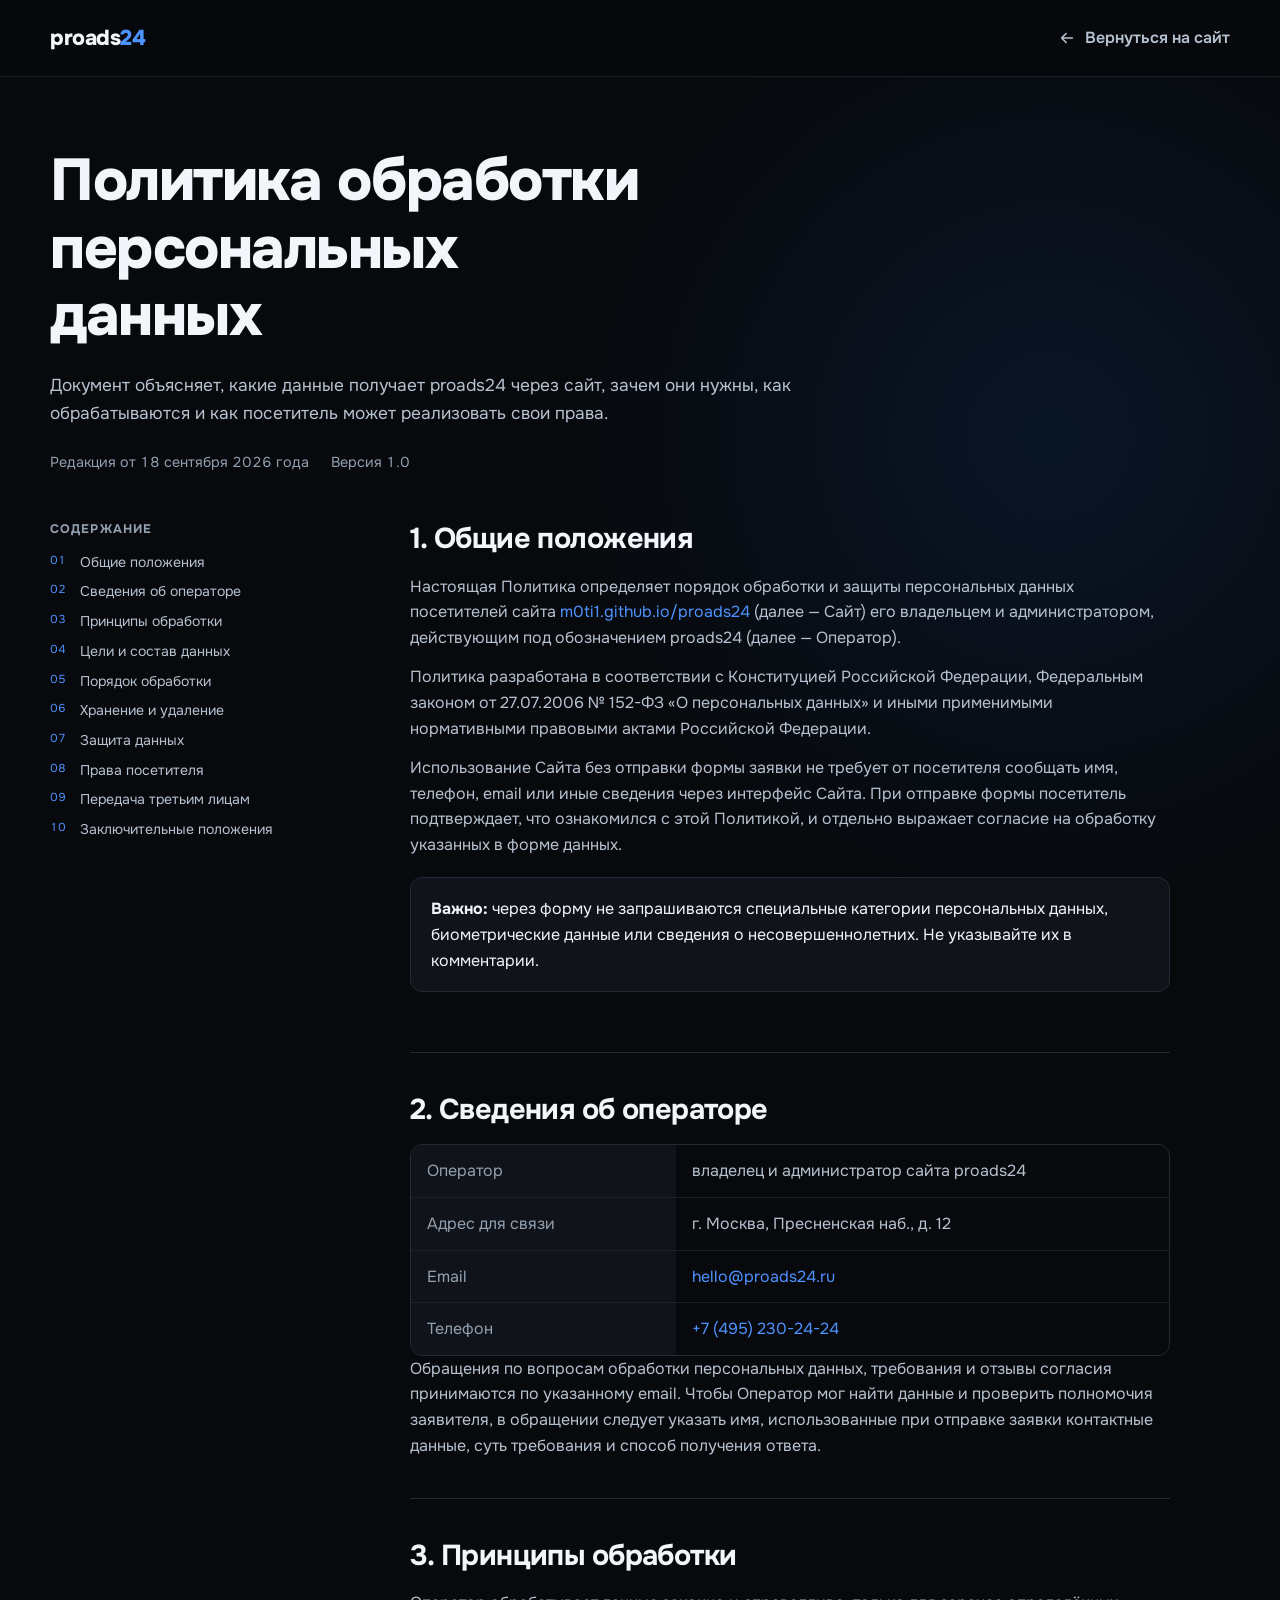
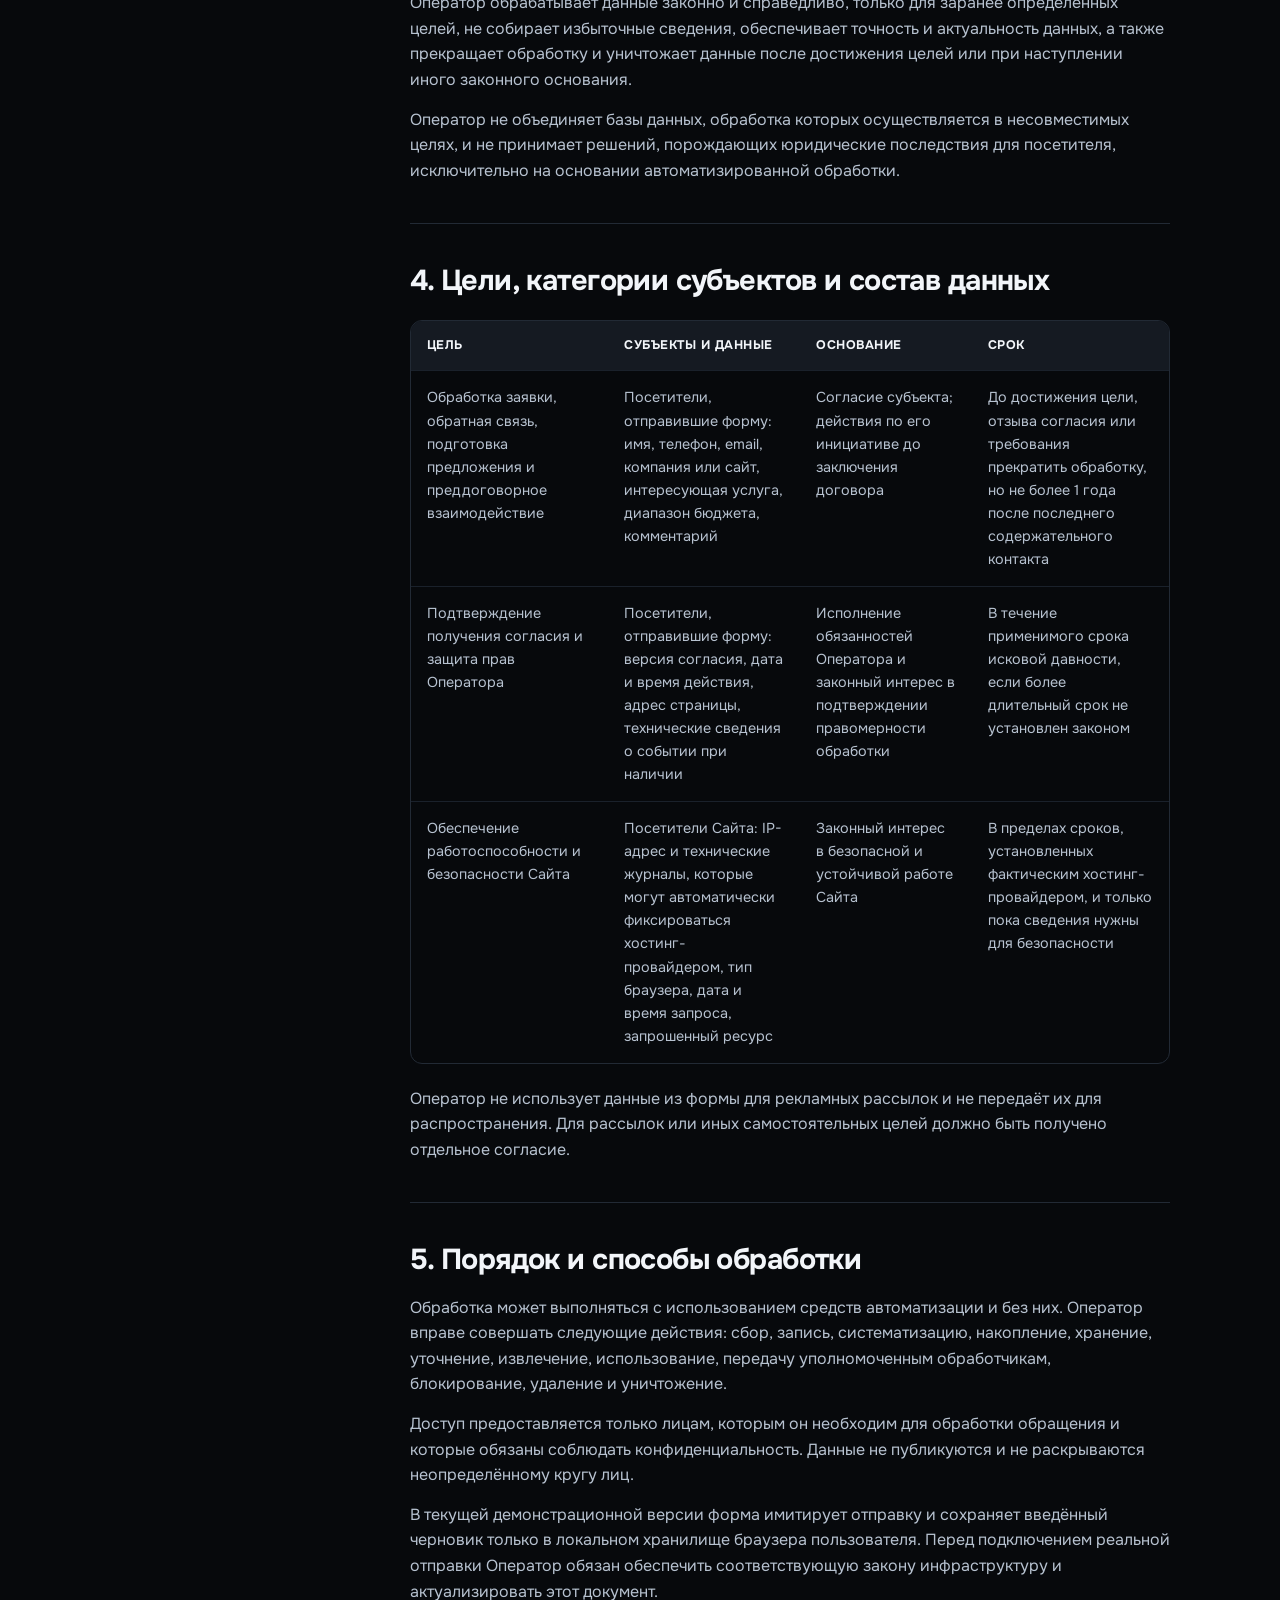
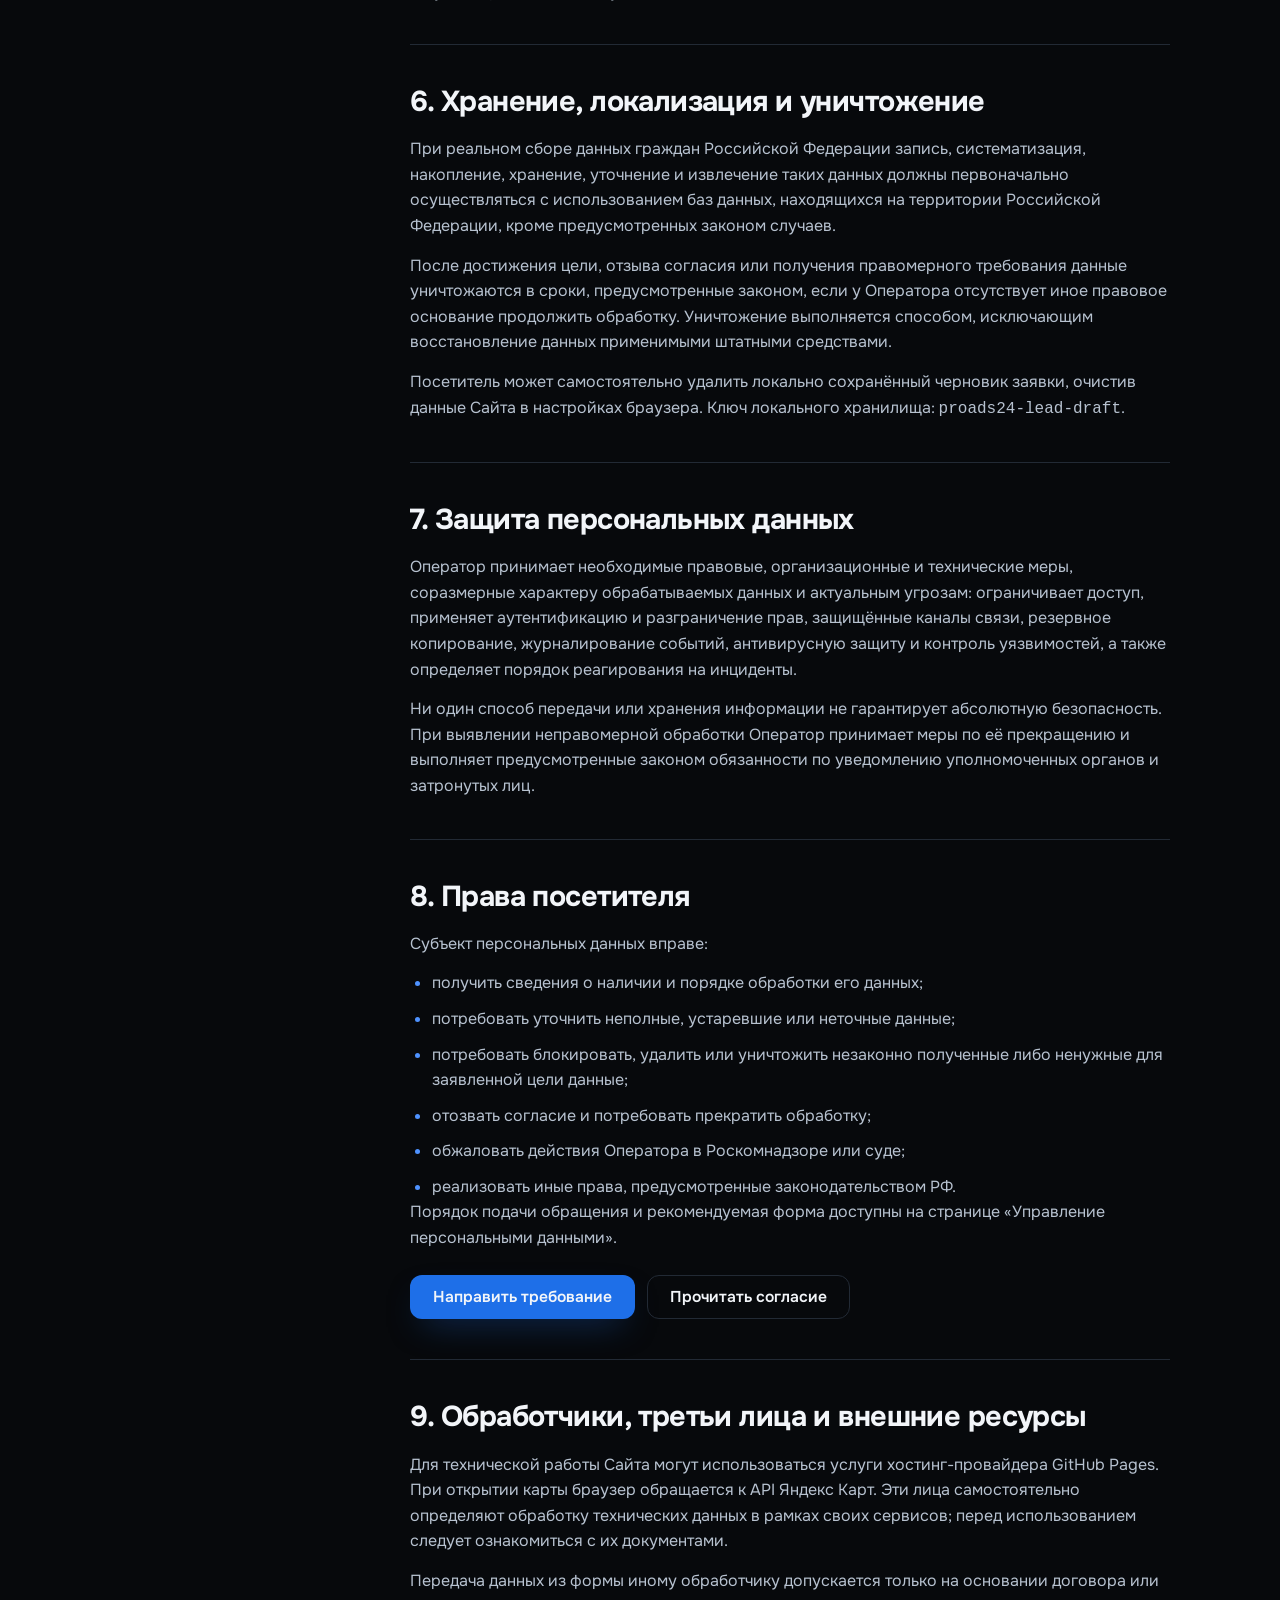
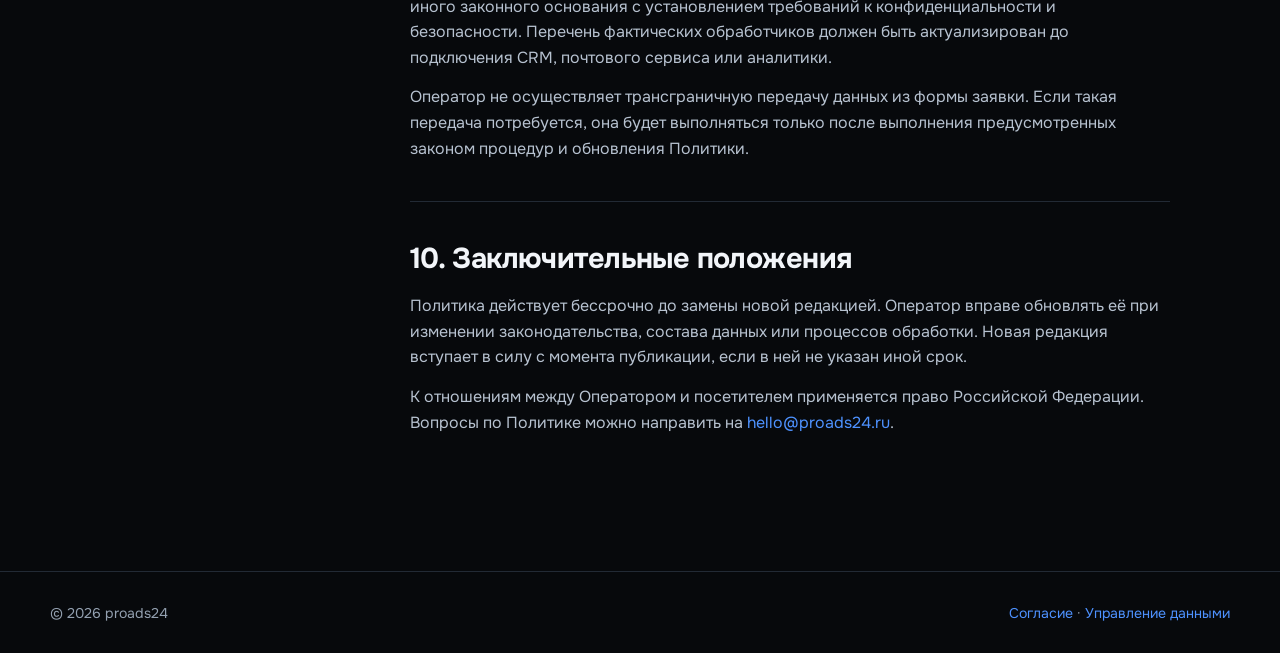
<file: personal-data/index.html>
<!doctype html>
<html lang="ru">
<head>
  <meta charset="utf-8">
  <meta name="viewport" content="width=device-width, initial-scale=1">
  <meta name="description" content="Политика proads24 в отношении обработки персональных данных посетителей сайта.">
  <title>Политика обработки персональных данных — proads24</title>
  <link rel="icon" href="../favicon.svg" type="image/svg+xml">
  <link rel="preconnect" href="https://fonts.googleapis.com">
  <link rel="preconnect" href="https://fonts.gstatic.com" crossorigin>
  <link rel="stylesheet" href="https://fonts.googleapis.com/css2?family=Onest:wght@400;500;600;700;800&display=swap">
  <link rel="stylesheet" href="../css/style.css">
  <link rel="stylesheet" href="../css/legal.css">
</head>
<body class="legal-page">
<a class="skip-link" href="#content">К содержанию</a>
<header class="legal-header">
  <div class="container legal-header-inner">
    <a class="brand" href="../" aria-label="proads24 — на главную"><span class="brand-name">proads<em>24</em></span></a>
    <a class="legal-back" href="../"><svg viewBox="0 0 20 20" aria-hidden="true"><path d="M16 10H4m5-5-5 5 5 5" fill="none" stroke="currentColor" stroke-width="1.8" stroke-linecap="round" stroke-linejoin="round"/></svg><span>Вернуться на сайт</span></a>
  </div>
</header>
<main class="legal-main" id="content">
  <div class="container">
    <section class="legal-hero">
      <h1>Политика обработки персональных данных</h1>
      <p class="legal-lead">Документ объясняет, какие данные получает proads24 через сайт, зачем они нужны, как обрабатываются и как посетитель может реализовать свои права.</p>
      <div class="legal-meta"><span>Редакция от 18 сентября 2026 года</span><span>Версия 1.0</span></div>
    </section>
    <div class="legal-layout">
      <nav class="legal-toc" aria-label="Содержание политики">
        <h2>Содержание</h2>
        <ol>
          <li><a href="#general">Общие положения</a></li>
          <li><a href="#operator">Сведения об операторе</a></li>
          <li><a href="#principles">Принципы обработки</a></li>
          <li><a href="#purposes">Цели и состав данных</a></li>
          <li><a href="#operations">Порядок обработки</a></li>
          <li><a href="#storage">Хранение и удаление</a></li>
          <li><a href="#security">Защита данных</a></li>
          <li><a href="#rights">Права посетителя</a></li>
          <li><a href="#third-parties">Передача третьим лицам</a></li>
          <li><a href="#final">Заключительные положения</a></li>
        </ol>
      </nav>
      <article class="legal-document">
        <section class="legal-section" id="general">
          <h2>1. Общие положения</h2>
          <p>Настоящая Политика определяет порядок обработки и защиты персональных данных посетителей сайта <a href="https://m0ti1.github.io/proads24/">m0ti1.github.io/proads24</a> (далее — Сайт) его владельцем и администратором, действующим под обозначением proads24 (далее — Оператор).</p>
          <p>Политика разработана в соответствии с Конституцией Российской Федерации, Федеральным законом от 27.07.2006 № 152-ФЗ «О персональных данных» и иными применимыми нормативными правовыми актами Российской Федерации.</p>
          <p>Использование Сайта без отправки формы заявки не требует от посетителя сообщать имя, телефон, email или иные сведения через интерфейс Сайта. При отправке формы посетитель подтверждает, что ознакомился с этой Политикой, и отдельно выражает согласие на обработку указанных в форме данных.</p>
          <div class="legal-note"><strong>Важно:</strong> через форму не запрашиваются специальные категории персональных данных, биометрические данные или сведения о несовершеннолетних. Не указывайте их в комментарии.</div>
        </section>

        <section class="legal-section" id="operator">
          <h2>2. Сведения об операторе</h2>
          <dl class="legal-details">
            <dt>Оператор</dt><dd>владелец и администратор сайта proads24</dd>
            <dt>Адрес для связи</dt><dd>г. Москва, Пресненская наб., д. 12</dd>
            <dt>Email</dt><dd><a href="mailto:hello@proads24.ru">hello@proads24.ru</a></dd>
            <dt>Телефон</dt><dd><a href="tel:+74952302424">+7 (495) 230-24-24</a></dd>
          </dl>
          <p>Обращения по вопросам обработки персональных данных, требования и отзывы согласия принимаются по указанному email. Чтобы Оператор мог найти данные и проверить полномочия заявителя, в обращении следует указать имя, использованные при отправке заявки контактные данные, суть требования и способ получения ответа.</p>
        </section>

        <section class="legal-section" id="principles">
          <h2>3. Принципы обработки</h2>
          <p>Оператор обрабатывает данные законно и справедливо, только для заранее определённых целей, не собирает избыточные сведения, обеспечивает точность и актуальность данных, а также прекращает обработку и уничтожает данные после достижения целей или при наступлении иного законного основания.</p>
          <p>Оператор не объединяет базы данных, обработка которых осуществляется в несовместимых целях, и не принимает решений, порождающих юридические последствия для посетителя, исключительно на основании автоматизированной обработки.</p>
        </section>

        <section class="legal-section" id="purposes">
          <h2>4. Цели, категории субъектов и состав данных</h2>
          <div class="legal-table-wrap">
            <table class="legal-table">
              <thead><tr><th>Цель</th><th>Субъекты и данные</th><th>Основание</th><th>Срок</th></tr></thead>
              <tbody>
                <tr><td>Обработка заявки, обратная связь, подготовка предложения и преддоговорное взаимодействие</td><td>Посетители, отправившие форму: имя, телефон, email, компания или сайт, интересующая услуга, диапазон бюджета, комментарий</td><td>Согласие субъекта; действия по его инициативе до заключения договора</td><td>До достижения цели, отзыва согласия или требования прекратить обработку, но не более 1 года после последнего содержательного контакта</td></tr>
                <tr><td>Подтверждение получения согласия и защита прав Оператора</td><td>Посетители, отправившие форму: версия согласия, дата и время действия, адрес страницы, технические сведения о событии при наличии</td><td>Исполнение обязанностей Оператора и законный интерес в подтверждении правомерности обработки</td><td>В течение применимого срока исковой давности, если более длительный срок не установлен законом</td></tr>
                <tr><td>Обеспечение работоспособности и безопасности Сайта</td><td>Посетители Сайта: IP-адрес и технические журналы, которые могут автоматически фиксироваться хостинг-провайдером, тип браузера, дата и время запроса, запрошенный ресурс</td><td>Законный интерес в безопасной и устойчивой работе Сайта</td><td>В пределах сроков, установленных фактическим хостинг-провайдером, и только пока сведения нужны для безопасности</td></tr>
              </tbody>
            </table>
          </div>
          <p>Оператор не использует данные из формы для рекламных рассылок и не передаёт их для распространения. Для рассылок или иных самостоятельных целей должно быть получено отдельное согласие.</p>
        </section>

        <section class="legal-section" id="operations">
          <h2>5. Порядок и способы обработки</h2>
          <p>Обработка может выполняться с использованием средств автоматизации и без них. Оператор вправе совершать следующие действия: сбор, запись, систематизацию, накопление, хранение, уточнение, извлечение, использование, передачу уполномоченным обработчикам, блокирование, удаление и уничтожение.</p>
          <p>Доступ предоставляется только лицам, которым он необходим для обработки обращения и которые обязаны соблюдать конфиденциальность. Данные не публикуются и не раскрываются неопределённому кругу лиц.</p>
          <p>В текущей демонстрационной версии форма имитирует отправку и сохраняет введённый черновик только в локальном хранилище браузера пользователя. Перед подключением реальной отправки Оператор обязан обеспечить соответствующую закону инфраструктуру и актуализировать этот документ.</p>
        </section>

        <section class="legal-section" id="storage">
          <h2>6. Хранение, локализация и уничтожение</h2>
          <p>При реальном сборе данных граждан Российской Федерации запись, систематизация, накопление, хранение, уточнение и извлечение таких данных должны первоначально осуществляться с использованием баз данных, находящихся на территории Российской Федерации, кроме предусмотренных законом случаев.</p>
          <p>После достижения цели, отзыва согласия или получения правомерного требования данные уничтожаются в сроки, предусмотренные законом, если у Оператора отсутствует иное правовое основание продолжить обработку. Уничтожение выполняется способом, исключающим восстановление данных применимыми штатными средствами.</p>
          <p>Посетитель может самостоятельно удалить локально сохранённый черновик заявки, очистив данные Сайта в настройках браузера. Ключ локального хранилища: <code>proads24-lead-draft</code>.</p>
        </section>

        <section class="legal-section" id="security">
          <h2>7. Защита персональных данных</h2>
          <p>Оператор принимает необходимые правовые, организационные и технические меры, соразмерные характеру обрабатываемых данных и актуальным угрозам: ограничивает доступ, применяет аутентификацию и разграничение прав, защищённые каналы связи, резервное копирование, журналирование событий, антивирусную защиту и контроль уязвимостей, а также определяет порядок реагирования на инциденты.</p>
          <p>Ни один способ передачи или хранения информации не гарантирует абсолютную безопасность. При выявлении неправомерной обработки Оператор принимает меры по её прекращению и выполняет предусмотренные законом обязанности по уведомлению уполномоченных органов и затронутых лиц.</p>
        </section>

        <section class="legal-section" id="rights">
          <h2>8. Права посетителя</h2>
          <p>Субъект персональных данных вправе:</p>
          <ul>
            <li>получить сведения о наличии и порядке обработки его данных;</li>
            <li>потребовать уточнить неполные, устаревшие или неточные данные;</li>
            <li>потребовать блокировать, удалить или уничтожить незаконно полученные либо ненужные для заявленной цели данные;</li>
            <li>отозвать согласие и потребовать прекратить обработку;</li>
            <li>обжаловать действия Оператора в Роскомнадзоре или суде;</li>
            <li>реализовать иные права, предусмотренные законодательством РФ.</li>
          </ul>
          <p>Порядок подачи обращения и рекомендуемая форма доступны на странице «Управление персональными данными».</p>
          <div class="legal-actions"><a class="btn btn-primary" href="request.html">Направить требование</a><a class="btn btn-ghost" href="consent.html">Прочитать согласие</a></div>
        </section>

        <section class="legal-section" id="third-parties">
          <h2>9. Обработчики, третьи лица и внешние ресурсы</h2>
          <p>Для технической работы Сайта могут использоваться услуги хостинг-провайдера GitHub Pages. При открытии карты браузер обращается к API Яндекс Карт. Эти лица самостоятельно определяют обработку технических данных в рамках своих сервисов; перед использованием следует ознакомиться с их документами.</p>
          <p>Передача данных из формы иному обработчику допускается только на основании договора или иного законного основания с установлением требований к конфиденциальности и безопасности. Перечень фактических обработчиков должен быть актуализирован до подключения CRM, почтового сервиса или аналитики.</p>
          <p>Оператор не осуществляет трансграничную передачу данных из формы заявки. Если такая передача потребуется, она будет выполняться только после выполнения предусмотренных законом процедур и обновления Политики.</p>
        </section>

        <section class="legal-section" id="final">
          <h2>10. Заключительные положения</h2>
          <p>Политика действует бессрочно до замены новой редакцией. Оператор вправе обновлять её при изменении законодательства, состава данных или процессов обработки. Новая редакция вступает в силу с момента публикации, если в ней не указан иной срок.</p>
          <p>К отношениям между Оператором и посетителем применяется право Российской Федерации. Вопросы по Политике можно направить на <a href="mailto:hello@proads24.ru?subject=Персональные%20данные">hello@proads24.ru</a>.</p>
        </section>
      </article>
    </div>
  </div>
</main>
<footer class="legal-footer"><div class="container legal-footer-inner"><span>© 2026 proads24</span><span><a href="consent.html">Согласие</a> · <a href="request.html">Управление данными</a></span></div></footer>
</body>
</html>
</file>
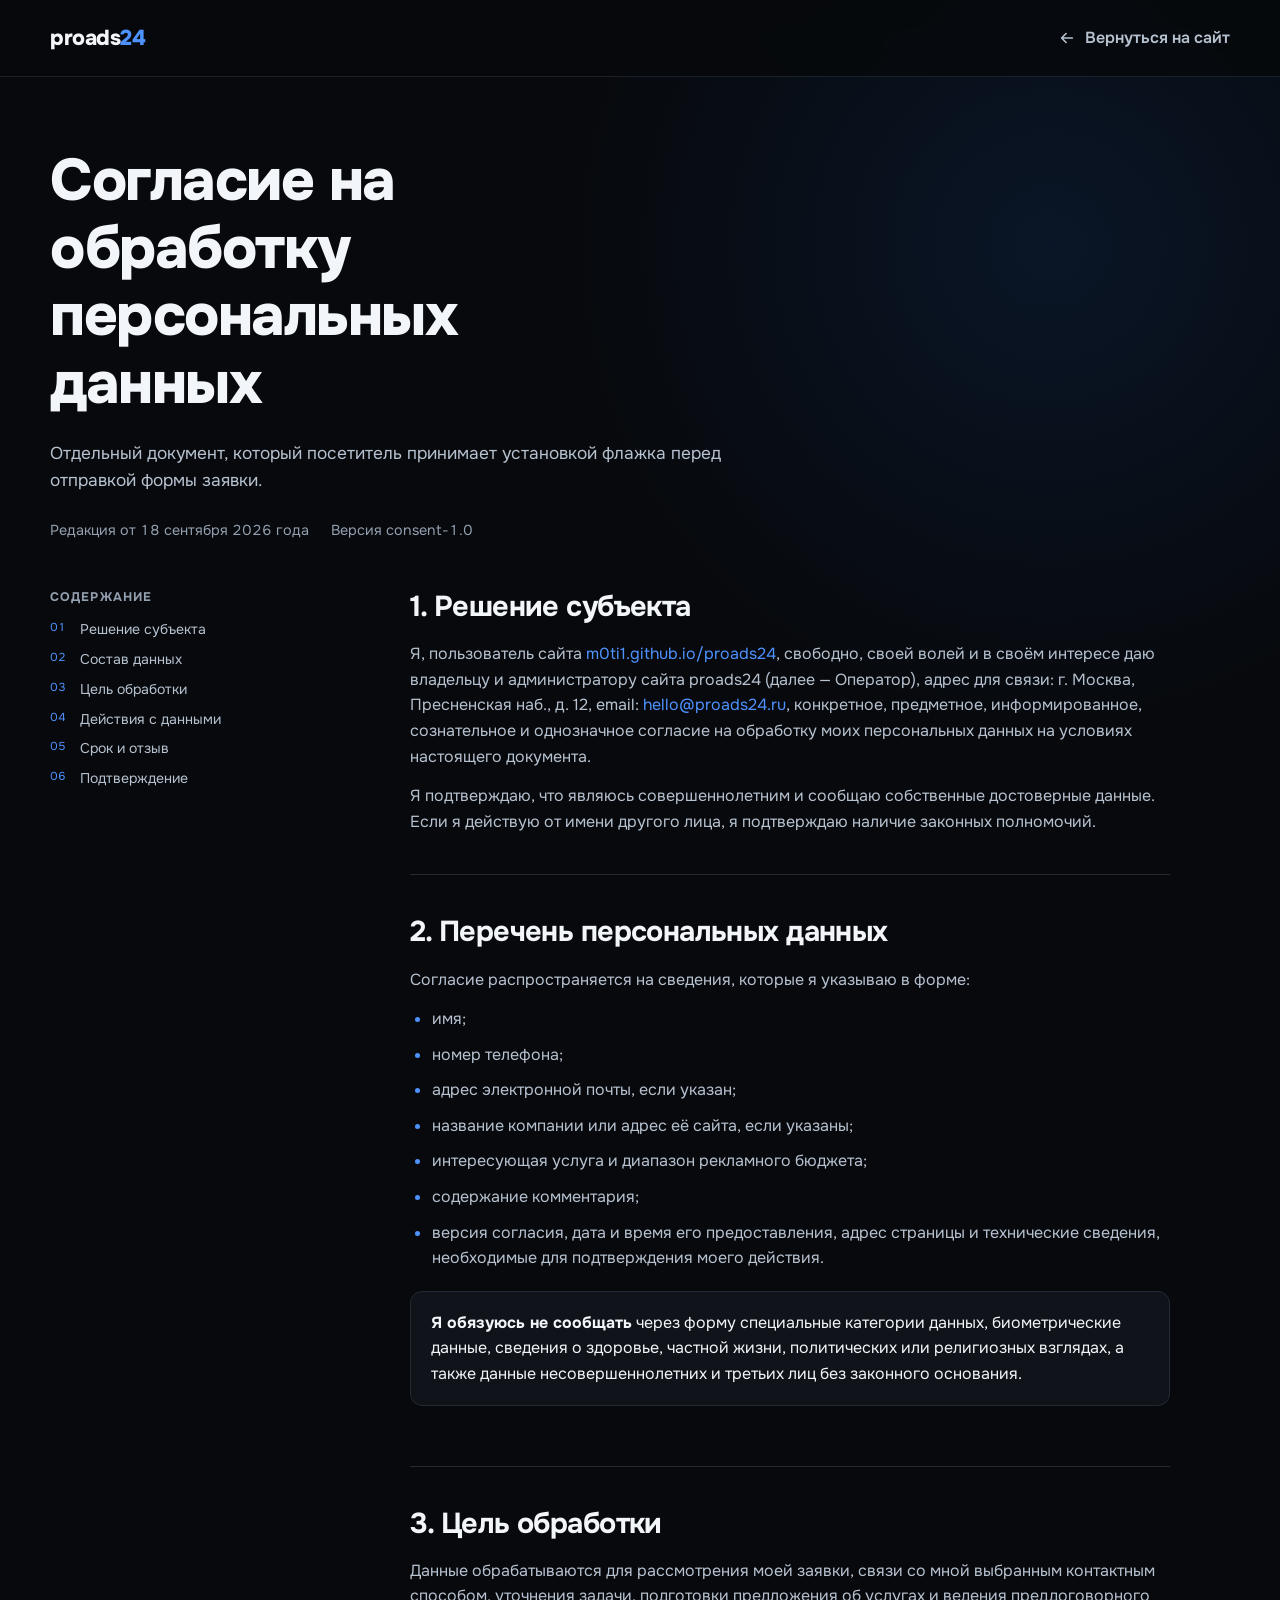
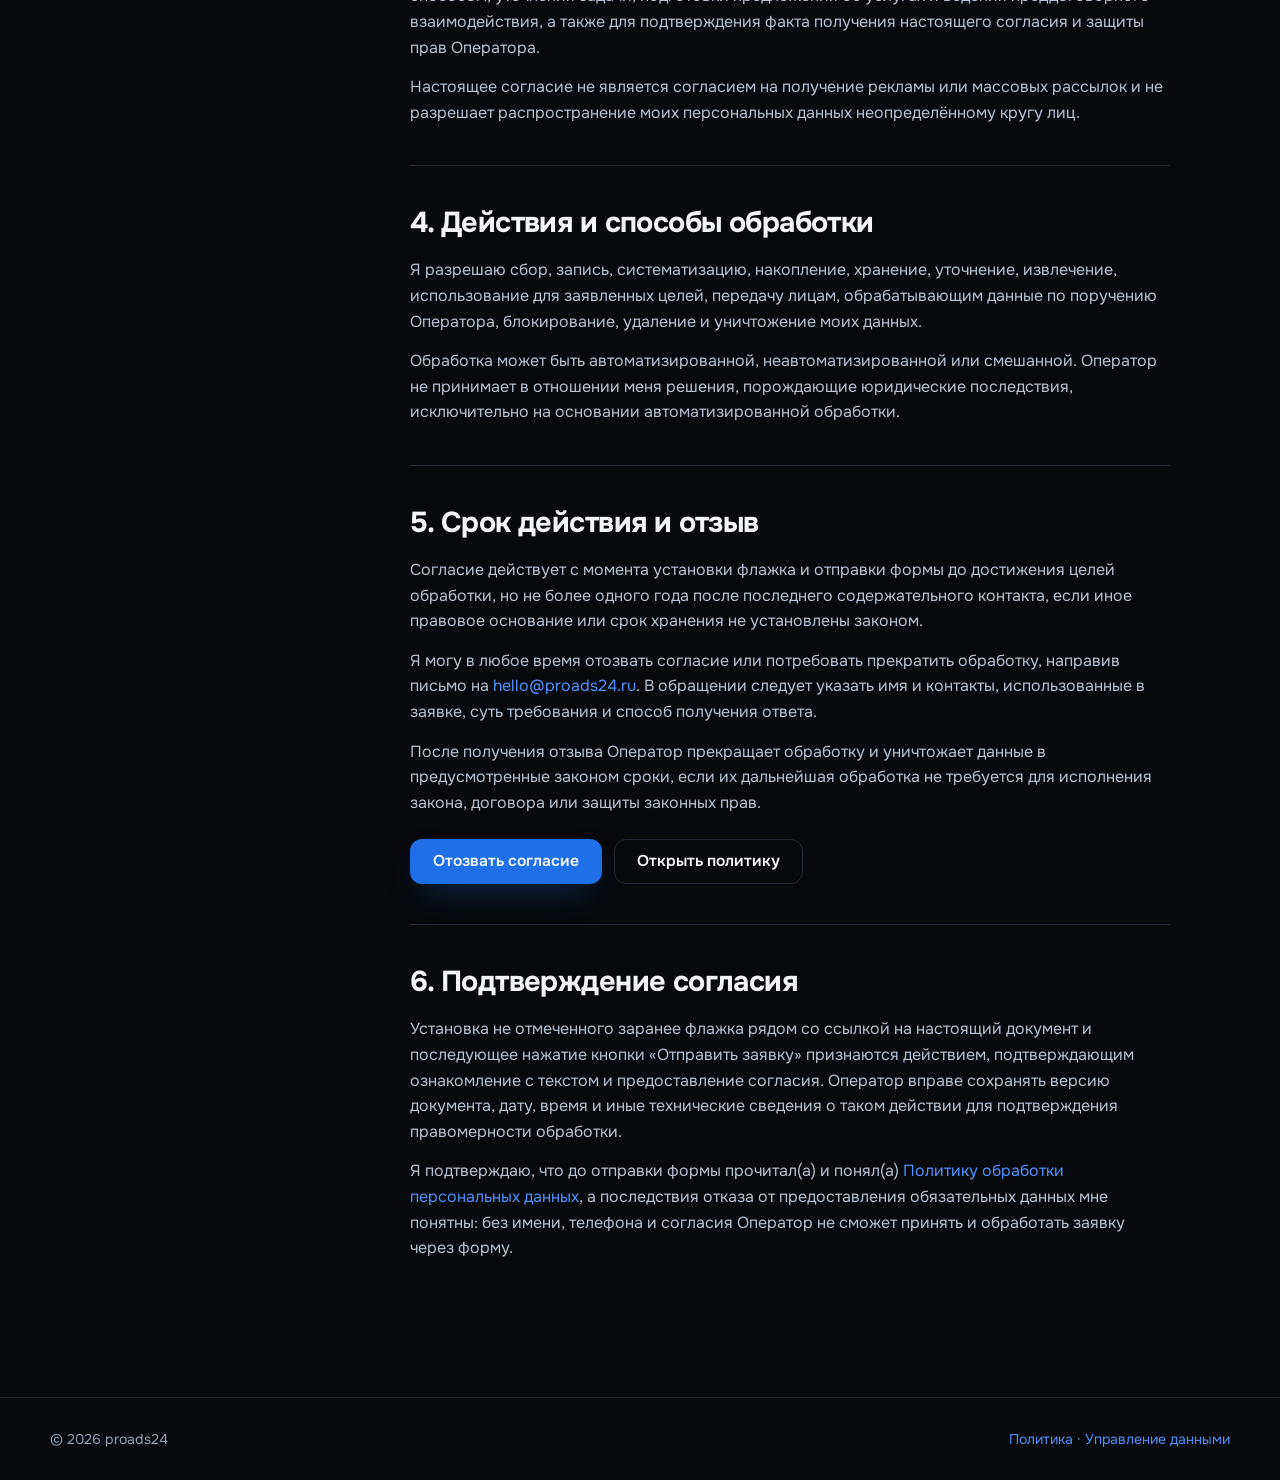
<file: personal-data/consent.html>
<!doctype html>
<html lang="ru">
<head>
  <meta charset="utf-8">
  <meta name="viewport" content="width=device-width, initial-scale=1">
  <meta name="description" content="Согласие посетителя сайта proads24 на обработку персональных данных.">
  <title>Согласие на обработку персональных данных — proads24</title>
  <link rel="icon" href="../favicon.svg" type="image/svg+xml">
  <link rel="preconnect" href="https://fonts.googleapis.com"><link rel="preconnect" href="https://fonts.gstatic.com" crossorigin>
  <link rel="stylesheet" href="https://fonts.googleapis.com/css2?family=Onest:wght@400;500;600;700;800&display=swap">
  <link rel="stylesheet" href="../css/style.css"><link rel="stylesheet" href="../css/legal.css">
</head>
<body class="legal-page">
<a class="skip-link" href="#content">К содержанию</a>
<header class="legal-header"><div class="container legal-header-inner"><a class="brand" href="../"><span class="brand-name">proads<em>24</em></span></a><a class="legal-back" href="../"><svg viewBox="0 0 20 20" aria-hidden="true"><path d="M16 10H4m5-5-5 5 5 5" fill="none" stroke="currentColor" stroke-width="1.8" stroke-linecap="round" stroke-linejoin="round"/></svg><span>Вернуться на сайт</span></a></div></header>
<main class="legal-main" id="content"><div class="container">
  <section class="legal-hero"><h1>Согласие на обработку персональных данных</h1><p class="legal-lead">Отдельный документ, который посетитель принимает установкой флажка перед отправкой формы заявки.</p><div class="legal-meta"><span>Редакция от 18 сентября 2026 года</span><span>Версия consent-1.0</span></div></section>
  <div class="legal-layout">
    <nav class="legal-toc" aria-label="Содержание согласия"><h2>Содержание</h2><ol><li><a href="#decision">Решение субъекта</a></li><li><a href="#data">Состав данных</a></li><li><a href="#purpose">Цель обработки</a></li><li><a href="#actions">Действия с данными</a></li><li><a href="#term">Срок и отзыв</a></li><li><a href="#confirmation">Подтверждение</a></li></ol></nav>
    <article class="legal-document">
      <section class="legal-section" id="decision"><h2>1. Решение субъекта</h2><p>Я, пользователь сайта <a href="https://m0ti1.github.io/proads24/">m0ti1.github.io/proads24</a>, свободно, своей волей и в своём интересе даю владельцу и администратору сайта proads24 (далее — Оператор), адрес для связи: г. Москва, Пресненская наб., д. 12, email: <a href="mailto:hello@proads24.ru">hello@proads24.ru</a>, конкретное, предметное, информированное, сознательное и однозначное согласие на обработку моих персональных данных на условиях настоящего документа.</p><p>Я подтверждаю, что являюсь совершеннолетним и сообщаю собственные достоверные данные. Если я действую от имени другого лица, я подтверждаю наличие законных полномочий.</p></section>
      <section class="legal-section" id="data"><h2>2. Перечень персональных данных</h2><p>Согласие распространяется на сведения, которые я указываю в форме:</p><ul><li>имя;</li><li>номер телефона;</li><li>адрес электронной почты, если указан;</li><li>название компании или адрес её сайта, если указаны;</li><li>интересующая услуга и диапазон рекламного бюджета;</li><li>содержание комментария;</li><li>версия согласия, дата и время его предоставления, адрес страницы и технические сведения, необходимые для подтверждения моего действия.</li></ul><div class="legal-note"><strong>Я обязуюсь не сообщать</strong> через форму специальные категории данных, биометрические данные, сведения о здоровье, частной жизни, политических или религиозных взглядах, а также данные несовершеннолетних и третьих лиц без законного основания.</div></section>
      <section class="legal-section" id="purpose"><h2>3. Цель обработки</h2><p>Данные обрабатываются для рассмотрения моей заявки, связи со мной выбранным контактным способом, уточнения задачи, подготовки предложения об услугах и ведения преддоговорного взаимодействия, а также для подтверждения факта получения настоящего согласия и защиты прав Оператора.</p><p>Настоящее согласие не является согласием на получение рекламы или массовых рассылок и не разрешает распространение моих персональных данных неопределённому кругу лиц.</p></section>
      <section class="legal-section" id="actions"><h2>4. Действия и способы обработки</h2><p>Я разрешаю сбор, запись, систематизацию, накопление, хранение, уточнение, извлечение, использование для заявленных целей, передачу лицам, обрабатывающим данные по поручению Оператора, блокирование, удаление и уничтожение моих данных.</p><p>Обработка может быть автоматизированной, неавтоматизированной или смешанной. Оператор не принимает в отношении меня решения, порождающие юридические последствия, исключительно на основании автоматизированной обработки.</p></section>
      <section class="legal-section" id="term"><h2>5. Срок действия и отзыв</h2><p>Согласие действует с момента установки флажка и отправки формы до достижения целей обработки, но не более одного года после последнего содержательного контакта, если иное правовое основание или срок хранения не установлены законом.</p><p>Я могу в любое время отозвать согласие или потребовать прекратить обработку, направив письмо на <a href="mailto:hello@proads24.ru?subject=Отзыв%20согласия%20на%20обработку%20персональных%20данных">hello@proads24.ru</a>. В обращении следует указать имя и контакты, использованные в заявке, суть требования и способ получения ответа.</p><p>После получения отзыва Оператор прекращает обработку и уничтожает данные в предусмотренные законом сроки, если их дальнейшая обработка не требуется для исполнения закона, договора или защиты законных прав.</p><div class="legal-actions"><a class="btn btn-primary" href="request.html">Отозвать согласие</a><a class="btn btn-ghost" href="index.html">Открыть политику</a></div></section>
      <section class="legal-section" id="confirmation"><h2>6. Подтверждение согласия</h2><p>Установка не отмеченного заранее флажка рядом со ссылкой на настоящий документ и последующее нажатие кнопки «Отправить заявку» признаются действием, подтверждающим ознакомление с текстом и предоставление согласия. Оператор вправе сохранять версию документа, дату, время и иные технические сведения о таком действии для подтверждения правомерности обработки.</p><p>Я подтверждаю, что до отправки формы прочитал(а) и понял(а) <a href="index.html">Политику обработки персональных данных</a>, а последствия отказа от предоставления обязательных данных мне понятны: без имени, телефона и согласия Оператор не сможет принять и обработать заявку через форму.</p></section>
    </article>
  </div>
</div></main>
<footer class="legal-footer"><div class="container legal-footer-inner"><span>© 2026 proads24</span><span><a href="index.html">Политика</a> · <a href="request.html">Управление данными</a></span></div></footer>
</body></html>
</file>
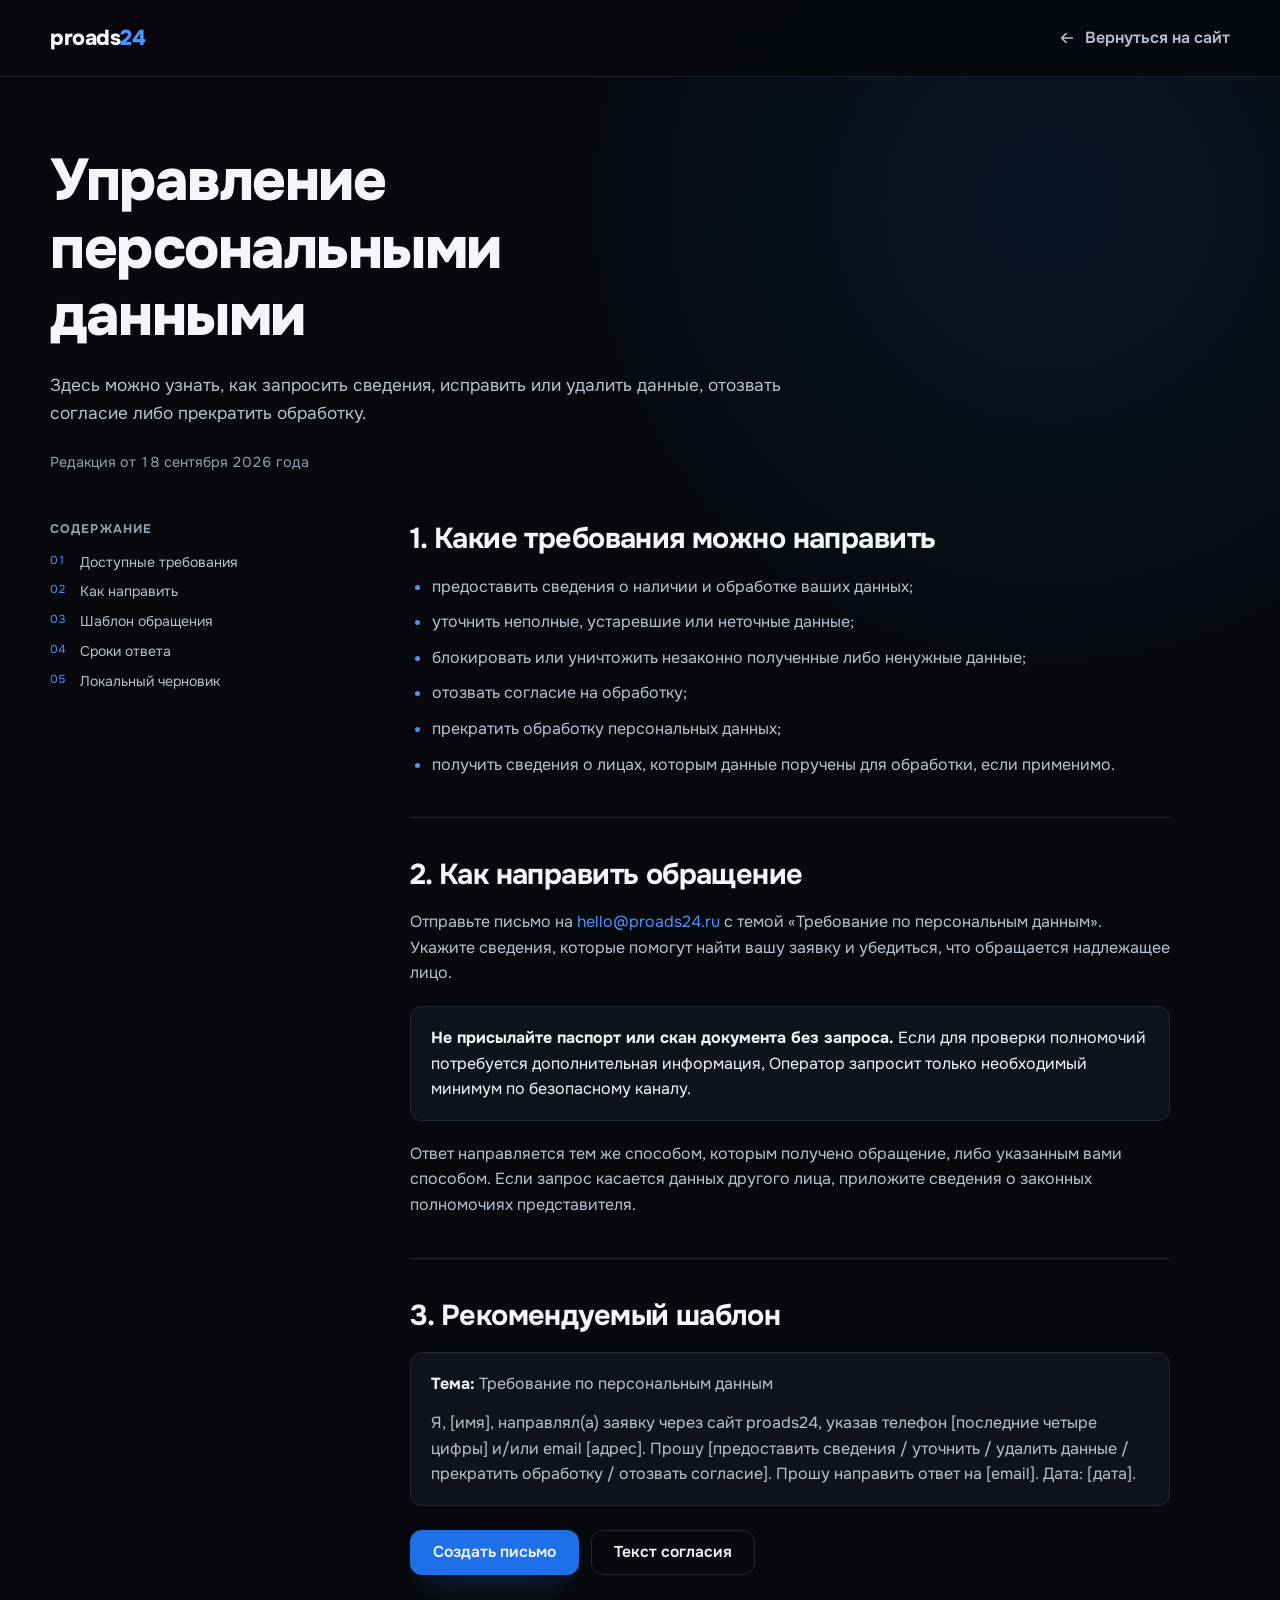
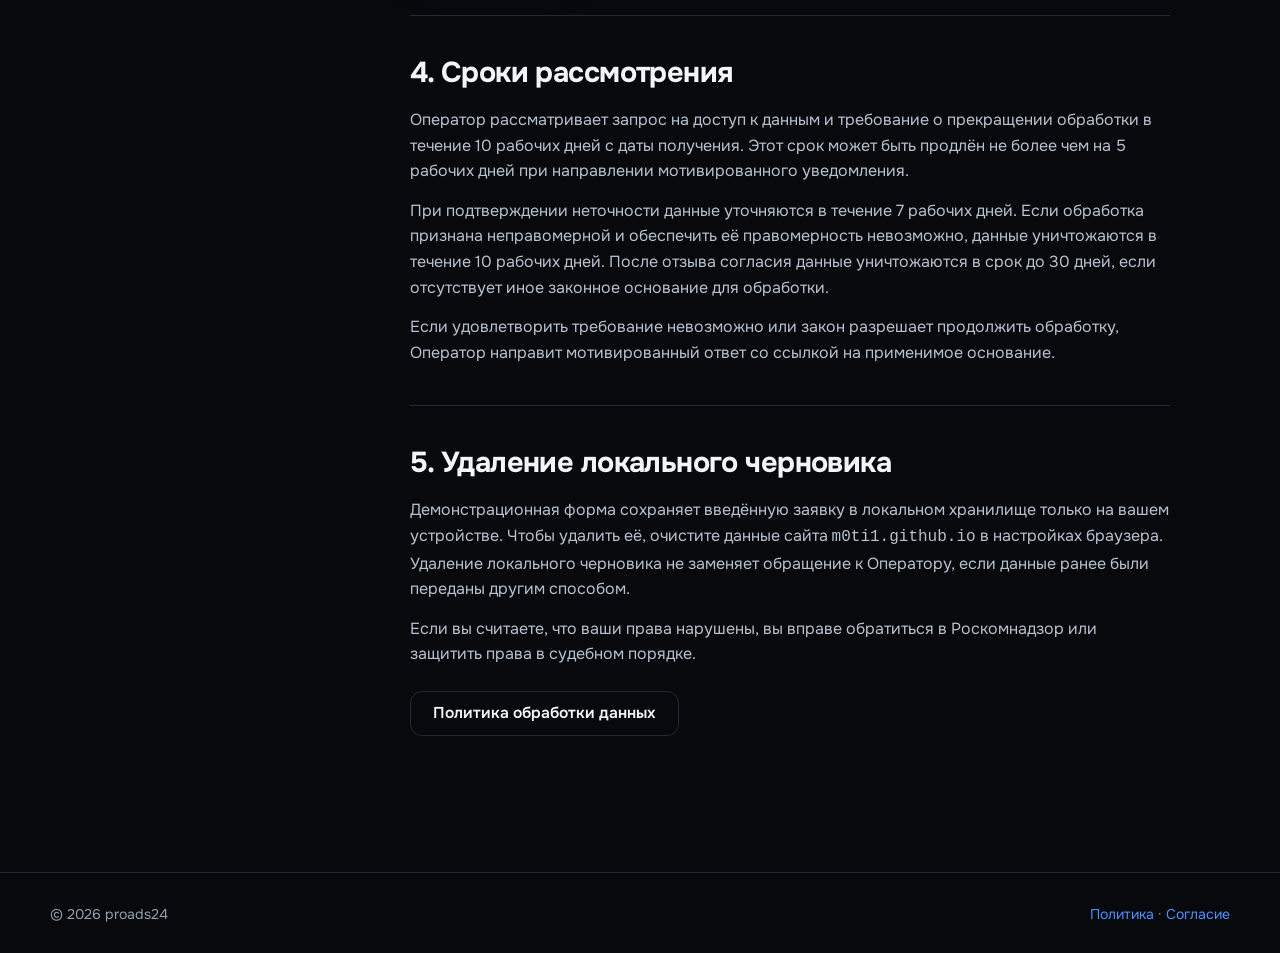
<file: personal-data/request.html>
<!doctype html>
<html lang="ru">
<head>
  <meta charset="utf-8"><meta name="viewport" content="width=device-width, initial-scale=1">
  <meta name="description" content="Порядок реализации прав субъекта персональных данных на сайте proads24.">
  <title>Управление персональными данными — proads24</title>
  <link rel="icon" href="../favicon.svg" type="image/svg+xml"><link rel="preconnect" href="https://fonts.googleapis.com"><link rel="preconnect" href="https://fonts.gstatic.com" crossorigin>
  <link rel="stylesheet" href="https://fonts.googleapis.com/css2?family=Onest:wght@400;500;600;700;800&display=swap"><link rel="stylesheet" href="../css/style.css"><link rel="stylesheet" href="../css/legal.css">
</head>
<body class="legal-page">
<a class="skip-link" href="#content">К содержанию</a>
<header class="legal-header"><div class="container legal-header-inner"><a class="brand" href="../"><span class="brand-name">proads<em>24</em></span></a><a class="legal-back" href="../"><svg viewBox="0 0 20 20" aria-hidden="true"><path d="M16 10H4m5-5-5 5 5 5" fill="none" stroke="currentColor" stroke-width="1.8" stroke-linecap="round" stroke-linejoin="round"/></svg><span>Вернуться на сайт</span></a></div></header>
<main class="legal-main" id="content"><div class="container">
  <section class="legal-hero"><h1>Управление персональными данными</h1><p class="legal-lead">Здесь можно узнать, как запросить сведения, исправить или удалить данные, отозвать согласие либо прекратить обработку.</p><div class="legal-meta"><span>Редакция от 18 сентября 2026 года</span></div></section>
  <div class="legal-layout">
    <nav class="legal-toc" aria-label="Содержание страницы"><h2>Содержание</h2><ol><li><a href="#rights">Доступные требования</a></li><li><a href="#send">Как направить</a></li><li><a href="#template">Шаблон обращения</a></li><li><a href="#terms">Сроки ответа</a></li><li><a href="#local">Локальный черновик</a></li></ol></nav>
    <article class="legal-document">
      <section class="legal-section" id="rights"><h2>1. Какие требования можно направить</h2><ul><li>предоставить сведения о наличии и обработке ваших данных;</li><li>уточнить неполные, устаревшие или неточные данные;</li><li>блокировать или уничтожить незаконно полученные либо ненужные данные;</li><li>отозвать согласие на обработку;</li><li>прекратить обработку персональных данных;</li><li>получить сведения о лицах, которым данные поручены для обработки, если применимо.</li></ul></section>
      <section class="legal-section" id="send"><h2>2. Как направить обращение</h2><p>Отправьте письмо на <a href="mailto:hello@proads24.ru?subject=Требование%20по%20персональным%20данным">hello@proads24.ru</a> с темой «Требование по персональным данным». Укажите сведения, которые помогут найти вашу заявку и убедиться, что обращается надлежащее лицо.</p><div class="legal-note"><strong>Не присылайте паспорт или скан документа без запроса.</strong> Если для проверки полномочий потребуется дополнительная информация, Оператор запросит только необходимый минимум по безопасному каналу.</div><p>Ответ направляется тем же способом, которым получено обращение, либо указанным вами способом. Если запрос касается данных другого лица, приложите сведения о законных полномочиях представителя.</p></section>
      <section class="legal-section" id="template"><h2>3. Рекомендуемый шаблон</h2><div class="legal-note"><p><strong>Тема:</strong> Требование по персональным данным</p><p>Я, [имя], направлял(а) заявку через сайт proads24, указав телефон [последние четыре цифры] и/или email [адрес]. Прошу [предоставить сведения / уточнить / удалить данные / прекратить обработку / отозвать согласие]. Прошу направить ответ на [email]. Дата: [дата].</p></div><div class="legal-actions"><a class="btn btn-primary" href="mailto:hello@proads24.ru?subject=Требование%20по%20персональным%20данным&body=Я%2C%20%5Bимя%5D%2C%20направлял(а)%20заявку%20через%20сайт%20proads24.%0A%0AПрошу%3A%20%5Bописание%20требования%5D.%0A%0AКонтакт%2C%20указанный%20в%20заявке%3A%20%5Bтелефон%20или%20email%5D.%0AСпособ%20получения%20ответа%3A%20%5Bemail%5D.%0AДата%3A%20%5Bдата%5D.">Создать письмо</a><a class="btn btn-ghost" href="consent.html">Текст согласия</a></div></section>
      <section class="legal-section" id="terms"><h2>4. Сроки рассмотрения</h2><p>Оператор рассматривает запрос на доступ к данным и требование о прекращении обработки в течение 10 рабочих дней с даты получения. Этот срок может быть продлён не более чем на 5 рабочих дней при направлении мотивированного уведомления.</p><p>При подтверждении неточности данные уточняются в течение 7 рабочих дней. Если обработка признана неправомерной и обеспечить её правомерность невозможно, данные уничтожаются в течение 10 рабочих дней. После отзыва согласия данные уничтожаются в срок до 30 дней, если отсутствует иное законное основание для обработки.</p><p>Если удовлетворить требование невозможно или закон разрешает продолжить обработку, Оператор направит мотивированный ответ со ссылкой на применимое основание.</p></section>
      <section class="legal-section" id="local"><h2>5. Удаление локального черновика</h2><p>Демонстрационная форма сохраняет введённую заявку в локальном хранилище только на вашем устройстве. Чтобы удалить её, очистите данные сайта <code>m0ti1.github.io</code> в настройках браузера. Удаление локального черновика не заменяет обращение к Оператору, если данные ранее были переданы другим способом.</p><p>Если вы считаете, что ваши права нарушены, вы вправе обратиться в Роскомнадзор или защитить права в судебном порядке.</p><div class="legal-actions"><a class="btn btn-ghost" href="index.html">Политика обработки данных</a></div></section>
    </article>
  </div>
</div></main>
<footer class="legal-footer"><div class="container legal-footer-inner"><span>© 2026 proads24</span><span><a href="index.html">Политика</a> · <a href="consent.html">Согласие</a></span></div></footer>
</body></html>
</file>
<file: css/style.css>
/* ============================================================
   proads24 — стиль сайта
   Палитра и формы из фирменного лого: тёмный фон, синий разомкнутый
   круг (#1e6fe8), зелёная стрела роста (#3ac85a), мотив сети узлов.
   ============================================================ */

:root {
  --bg: #07090c;
  --bg-soft: #0c0f13;
  --panel: #10141a;
  --panel-2: #151a22;
  --line: #222a35;
  --line-soft: #1a212b;

  --blue: #1e6fe8;
  --blue-2: #4e92ff;
  --blue-ink: #0d3c8c;

  --green: #3ac85a;
  --green-2: #7bf29b;
  --green-ink: #123f22;

  --text: #f2f5f9;
  --text-2: #b7c2d0;
  --muted: #93a0b0;

  --red: #ff7a7a;

  --font: "Onest", "Segoe UI", system-ui, -apple-system, sans-serif;

  --radius: 16px;
  --radius-sm: 12px;

  --shadow-card: 0 18px 44px -24px rgba(0, 0, 0, .65);
  --shadow-pop: 0 24px 70px -28px rgba(0, 0, 0, .8);
  --shadow-blue: 0 14px 34px -14px rgba(30, 111, 232, .5);

  --ease-out: cubic-bezier(.19, 1, .22, 1);

  --container: 1180px;
}

/* ---------- База ---------- */

*, *::before, *::after { box-sizing: border-box; }

html {
  scroll-behavior: smooth;
  scroll-padding-top: 96px;
}

body {
  margin: 0;
  font-family: var(--font);
  font-size: 16px;
  line-height: 1.6;
  color: var(--text);
  background: var(--bg);
  -webkit-font-smoothing: antialiased;
  text-rendering: optimizeLegibility;
}

body.nav-open { overflow: hidden; }

img, svg { display: block; max-width: 100%; }

[hidden] { display: none !important; }

h1, h2, h3 {
  margin: 0;
  font-weight: 700;
  line-height: 1.15;
  letter-spacing: -0.02em;
  text-wrap: balance;
}

h1 { font-size: clamp(2.1rem, 4.6vw, 3.9rem); font-weight: 800; letter-spacing: -0.025em; }
h2 { font-size: clamp(1.55rem, 3vw, 2.5rem); }
h3 { font-size: 1.15rem; letter-spacing: -0.015em; }

p { margin: 0; }

a { color: var(--blue-2); text-decoration: none; text-underline-offset: 3px; }
a:hover { text-decoration: underline; }

ul, ol { margin: 0; padding: 0; list-style: none; }

dl, dt, dd { margin: 0; }

::selection { background: rgba(30, 111, 232, .38); color: #fff; }
::placeholder { color: #7e8a99; opacity: 1; }

:focus-visible {
  outline: 2px solid var(--green-2);
  outline-offset: 3px;
  border-radius: 4px;
}

html { color-scheme: dark; }

body::-webkit-scrollbar { width: 11px; }
body::-webkit-scrollbar-track { background: var(--bg); }
body::-webkit-scrollbar-thumb { background: #2a323e; border-radius: 8px; border: 3px solid var(--bg); }
body::-webkit-scrollbar-thumb:hover { background: #39424f; }

.skip-link {
  position: fixed;
  top: -60px;
  left: 16px;
  z-index: 200;
  padding: 10px 16px;
  background: var(--blue);
  color: #fff;
  border-radius: 0 0 10px 10px;
  font-weight: 600;
  transition: top .25s var(--ease-out);
}
.skip-link:focus-visible { top: 0; }

.container {
  width: min(var(--container), 100% - 48px);
  margin-inline: auto;
}

/* ---------- Кнопки ---------- */

.btn {
  display: inline-flex;
  align-items: center;
  justify-content: center;
  gap: 8px;
  padding: 12px 22px;
  border: 1px solid transparent;
  border-radius: 12px;
  font: 600 0.98rem/1.2 var(--font);
  color: var(--text);
  cursor: pointer;
  text-decoration: none;
  transition: transform .25s var(--ease-out), background-color .25s, border-color .25s, box-shadow .25s;
}
.btn:hover { text-decoration: none; transform: translateY(-1px); }
.btn:active { transform: translateY(0); }

.btn-primary {
  background: var(--blue);
  box-shadow: var(--shadow-blue);
}
.btn-primary:hover { background: #3b82f6; }

.btn-ghost {
  background: transparent;
  border-color: var(--line);
  color: var(--text);
}
.btn-ghost:hover { border-color: var(--blue-2); color: var(--blue-2); }

.btn-lg { padding: 15px 28px; font-size: 1.05rem; border-radius: 13px; }

/* ---------- Бейджи и пилюли ---------- */

.num-badge {
  flex: none;
  display: inline-flex;
  align-items: center;
  justify-content: center;
  min-width: 40px;
  height: 40px;
  padding: 0 8px;
  border: 1.5px solid var(--blue);
  border-radius: 999px;
  color: var(--blue-2);
  font-weight: 700;
  font-size: .95rem;
  font-variant-numeric: tabular-nums;
  letter-spacing: .02em;
}
.num-badge-lg { min-width: 52px; height: 52px; font-size: 1.1rem; }

.chip-badge {
  flex: none;
  display: inline-flex;
  align-items: center;
  justify-content: center;
  width: 42px; height: 42px;
  border-radius: 999px;
  background: var(--blue);
  color: #fff;
  font-weight: 800;
  font-size: .85rem;
  letter-spacing: .04em;
}
.chip-badge-green { background: var(--green); color: #0b2213; }

.pill {
  display: inline-flex;
  align-items: center;
  gap: 7px;
  padding: 5px 11px;
  border-radius: 999px;
  font-size: .78rem;
  font-weight: 600;
  white-space: nowrap;
}
.pill i {
  width: 7px; height: 7px;
  border-radius: 50%;
  background: currentColor;
}
.pill-live { background: rgba(58, 200, 90, .14); color: var(--green-2); }
.pill-live i { animation: pulse 1.8s ease-out infinite; }
.pill-warm { background: rgba(78, 146, 255, .14); color: var(--blue-2); }
.pill-idle { background: rgba(147, 160, 176, .14); color: var(--text-2); }

@keyframes pulse {
  0% { box-shadow: 0 0 0 0 rgba(123, 242, 155, .45); }
  70% { box-shadow: 0 0 0 7px rgba(123, 242, 155, 0); }
  100% { box-shadow: 0 0 0 0 rgba(123, 242, 155, 0); }
}

/* ---------- Шапка ---------- */

.site-header {
  position: sticky;
  top: 0;
  z-index: 100;
  background: rgba(7, 9, 12, .82);
  backdrop-filter: blur(14px);
  -webkit-backdrop-filter: blur(14px);
  border-bottom: 1px solid transparent;
  transition: border-color .3s, background-color .3s;
}
.site-header.is-scrolled {
  background: rgba(7, 9, 12, .92);
  border-bottom-color: var(--line-soft);
}

.header-inner {
  display: flex;
  align-items: center;
  gap: 40px;
  min-height: 84px;
}

.brand {
  display: inline-flex;
  align-items: center;
  gap: 11px;
  color: var(--text);
  font-weight: 800;
  font-size: 1.35rem;
  letter-spacing: -0.02em;
}
.brand:hover { text-decoration: none; }
.brand-mark { width: 38px; height: 38px; color: var(--blue); }
.brand-name em { font-style: normal; color: var(--blue-2); }

.site-nav { display: flex; align-items: center; gap: 28px; flex: 1; }

.nav-list { display: flex; align-items: center; gap: 14px; }
.nav-list a {
  display: inline-flex;
  align-items: center;
  padding: 10px 16px;
  border-radius: 10px;
  color: var(--text-2);
  font-weight: 500;
  font-size: .95rem;
  letter-spacing: .01em;
  transition: color .2s, background-color .2s;
}
.nav-list a:hover { color: var(--text); text-decoration: none; background: rgba(255, 255, 255, .05); }
.nav-list a.is-active { color: var(--text); }
.nav-cta-mobile { display: none; }

.header-actions { display: flex; align-items: center; gap: 12px; }

.burger {
  display: none;
  flex-direction: column;
  justify-content: center;
  gap: 5px;
  width: 44px; height: 44px;
  padding: 10px;
  background: none;
  border: 1px solid var(--line);
  border-radius: 12px;
  cursor: pointer;
}
.burger span {
  height: 2px;
  background: var(--text);
  border-radius: 2px;
  transition: transform .3s var(--ease-out), opacity .2s;
}
.burger[aria-expanded="true"] span:nth-child(1) { transform: translateY(7px) rotate(45deg); }
.burger[aria-expanded="true"] span:nth-child(2) { opacity: 0; }
.burger[aria-expanded="true"] span:nth-child(3) { transform: translateY(-7px) rotate(-45deg); }

/* ---------- Hero ---------- */

.hero {
  position: relative;
  overflow: hidden;
  padding: clamp(56px, 9vw, 110px) 0 clamp(48px, 7vw, 90px);
  background:
    radial-gradient(52% 44% at 74% 18%, rgba(30, 111, 232, .17), transparent 70%),
    radial-gradient(40% 36% at 12% 84%, rgba(58, 200, 90, .08), transparent 70%),
    var(--bg);
}

.hero-net { position: absolute; inset: 0; pointer-events: none; }
.hero-net svg { width: 100%; height: 100%; }
.net-links { opacity: .5; }
.node circle:first-child { fill: rgba(30, 111, 232, .12); stroke: var(--blue-2); stroke-width: 1.4; }
.node circle:last-child { fill: var(--blue-2); }
.node.n-green circle:first-child { fill: rgba(58, 200, 90, .1); stroke: var(--green); }
.node.n-green circle:last-child { fill: var(--green); }
.node { animation: nodeFloat 11s ease-in-out infinite alternate; }
.node:nth-child(2n) { animation-duration: 14s; animation-delay: -4s; }
.node:nth-child(3n) { animation-duration: 17s; animation-delay: -8s; }
@keyframes nodeFloat {
  from { translate: 0 0; }
  to { translate: 0 -14px; }
}
.net-rings circle { opacity: .5; }

.hero-inner {
  position: relative;
  display: grid;
  grid-template-columns: minmax(0, 1.05fr) minmax(0, .95fr);
  gap: clamp(32px, 5vw, 72px);
  align-items: center;
}

.hero-copy > * { animation: rise .9s var(--ease-out) backwards; }
.hero-copy > :nth-child(1) { animation-delay: .05s; }
.hero-copy > :nth-child(2) { animation-delay: .14s; }
.hero-copy > :nth-child(3) { animation-delay: .23s; }
.hero-copy > :nth-child(4) { animation-delay: .32s; }
@keyframes rise {
  from { opacity: 0; transform: translateY(26px); }
}

.hero-sub {
  max-width: 54ch;
  margin-top: 20px;
  font-size: 1.09rem;
  color: var(--text-2);
}
.hero-actions { display: flex; flex-wrap: wrap; gap: 14px; margin-top: 30px; }
.hero-note { margin-top: 16px; font-size: .88rem; color: var(--muted); }

.accent-green { color: var(--green-2); }
/* Витрина кампаний */

.hero-board { position: relative; display: grid; gap: 12px; }
.board-card {
  background: linear-gradient(180deg, var(--panel-2), var(--panel));
  border: 1px solid var(--line);
  border-radius: var(--radius);
  padding: 15px 17px;
  box-shadow: var(--shadow-card);
  animation: rise .9s var(--ease-out) var(--d, 0s) backwards;
  transition: transform .35s var(--ease-out), border-color .35s;
}
.board-card:hover { transform: translateY(-3px); border-color: #314055; }
.board-card:nth-child(2) { margin-left: clamp(0px, 3vw, 34px); }
.board-card:nth-child(3) { margin-left: clamp(0px, 1.5vw, 17px); margin-right: clamp(0px, 2vw, 24px); }
.board-card:nth-child(4) { margin-right: clamp(0px, 3vw, 40px); }

.board-head { display: flex; align-items: center; gap: 12px; }
.board-id { min-width: 0; flex: 1; }
.board-id strong { display: block; font-size: .97rem; font-weight: 700; }
.board-id span {
  display: block;
  font-size: .8rem;
  color: var(--muted);
  white-space: nowrap;
  overflow: hidden;
  text-overflow: ellipsis;
}

.board-stats {
  display: grid;
  grid-template-columns: repeat(3, auto);
  justify-content: start;
  gap: 8px 26px;
  margin-top: 13px;
  padding-top: 12px;
  border-top: 1px solid var(--line-soft);
}
.board-stats dt {
  font-size: .72rem;
  text-transform: uppercase;
  letter-spacing: .07em;
  color: var(--muted);
}
.board-stats dd {
  font-size: 1.02rem;
  font-weight: 700;
  font-variant-numeric: tabular-nums;
  margin-top: 2px;
}
.delta-down { color: var(--green-2); font-size: .78rem; font-weight: 600; }

.board-caption { margin-top: 2px; text-align: right; font-size: .78rem; color: var(--muted); }

/* ---------- Секции ---------- */

.section { padding: clamp(64px, 8vw, 104px) 0; }
.section-alt {
  background: var(--bg-soft);
  border-block: 1px solid var(--line-soft);
}

.section-head { max-width: 780px; margin-bottom: clamp(34px, 4.5vw, 56px); }
.section-head h2 { margin-top: 14px; }
.section-num {
  display: inline-block;
  padding: 4px 13px;
  border: 1.5px solid var(--blue);
  border-radius: 999px;
  color: var(--blue-2);
  font-size: .85rem;
  font-weight: 700;
  font-variant-numeric: tabular-nums;
  letter-spacing: .04em;
}
.section-sub { margin-top: 14px; font-size: 1.05rem; color: var(--text-2); max-width: 62ch; }

/* ---------- О компании ---------- */

.about-grid {
  display: grid;
  grid-template-columns: minmax(0, 1.1fr) minmax(0, .9fr);
  gap: clamp(32px, 5vw, 64px);
  align-items: start;
}
.about-text p { max-width: 60ch; color: var(--text-2); }
.about-text p + p { margin-top: 14px; }
.about-strong {
  color: var(--text) !important;
  font-weight: 700;
  font-size: 1.12rem;
}

.about-principles { display: grid; gap: 14px; }
.about-principles li {
  display: flex;
  gap: 16px;
  align-items: flex-start;
  padding: 18px 20px;
  background: var(--panel);
  border: 1px solid var(--line);
  border-radius: var(--radius);
  box-shadow: var(--shadow-card);
}
.about-principles h3 { font-size: 1.05rem; }
.about-principles p { margin-top: 5px; font-size: .92rem; color: var(--text-2); }

/* ---------- Услуги ---------- */

.service-grid {
  display: grid;
  grid-template-columns: repeat(3, minmax(0, 1fr));
  gap: 20px;
}
.service-card {
  display: flex;
  flex-direction: column;
  background: var(--panel);
  border: 1px solid var(--line);
  border-radius: var(--radius);
  padding: 26px 24px;
  box-shadow: var(--shadow-card);
  transition: transform .35s var(--ease-out), border-color .35s;
}
.service-card:hover { transform: translateY(-4px); border-color: #314055; }
.service-top {
  display: flex;
  align-items: center;
  justify-content: space-between;
  margin-bottom: 20px;
}
.service-icon { width: 34px; height: 34px; color: var(--green); }
.service-card h3 { font-size: 1.3rem; }
.service-card > p { margin-top: 10px; color: var(--text-2); font-size: .95rem; }

.check-list { margin-top: 18px; display: grid; gap: 9px; }
.check-list li {
  position: relative;
  padding-left: 26px;
  font-size: .92rem;
  color: var(--text-2);
}
.check-list li::before {
  content: "";
  position: absolute;
  left: 2px; top: 7px;
  width: 12px; height: 7px;
  border-left: 2px solid var(--green);
  border-bottom: 2px solid var(--green);
  transform: rotate(-45deg);
}
.service-card .check-list { margin-bottom: 24px; }
.service-btn { margin-top: auto; align-self: flex-start; }

.services-note {
  margin-top: 26px;
  font-size: .95rem;
  color: var(--muted);
  max-width: 70ch;
}

/* ---------- Процесс ---------- */

.process-track {
  position: relative;
  display: grid;
  grid-template-columns: 34px minmax(0, 1fr);
  gap: 18px;
}
.process-rail {
  position: relative;
  width: 2px;
  margin-left: 16px;
  background: var(--line);
  border-radius: 2px;
}
.process-progress {
  position: absolute;
  top: 0; left: 0;
  width: 100%;
  height: 100%;
  background: linear-gradient(180deg, var(--blue-2), var(--green));
  border-radius: 2px;
  transform: scaleY(0);
  transform-origin: top;
  transition: transform .6s var(--ease-out);
}
.process-list { display: grid; gap: 12px; }
.step {
  position: relative;
  display: flex;
  gap: 16px;
  align-items: flex-start;
  padding: 20px 22px;
  background: var(--panel);
  border: 1px solid var(--line);
  border-radius: var(--radius);
  opacity: .45;
  transform: translateX(6px);
  transition: opacity .5s var(--ease-out), transform .5s var(--ease-out), border-color .4s, background-color .4s;
}
.step-dot {
  position: absolute;
  left: -27px;
  top: 30px;
  width: 12px; height: 12px;
  border-radius: 50%;
  background: var(--bg);
  border: 2.5px solid var(--line);
  transition: border-color .4s, background-color .4s, box-shadow .4s;
}
.step.is-active {
  opacity: 1;
  transform: translateX(0);
  border-color: #2c3a4d;
  background: var(--panel-2);
}
.step.is-active .num-badge { border-color: var(--green); color: var(--green-2); }
.step.is-active .step-dot {
  border-color: var(--green);
  background: var(--green-ink);
  box-shadow: 0 0 0 5px rgba(58, 200, 90, .12);
}
.step-body h3 { font-size: 1.08rem; }
.step-body p { margin-top: 6px; font-size: .93rem; color: var(--text-2); max-width: 64ch; }

/* ---------- Почему мы ---------- */

.adv-grid {
  display: grid;
  grid-template-columns: repeat(4, minmax(0, 1fr));
  gap: 18px;
}
.adv-card {
  background: var(--panel);
  border: 1px solid var(--line);
  border-radius: var(--radius);
  padding: 22px 20px;
  box-shadow: var(--shadow-card);
  transition: transform .35s var(--ease-out), border-color .35s;
}
.adv-card:hover { transform: translateY(-4px); border-color: #314055; }
.adv-icon { width: 30px; height: 30px; color: var(--blue-2); margin-bottom: 16px; }
.adv-card h3 { font-size: 1.05rem; }
.adv-card p { margin-top: 8px; font-size: .9rem; color: var(--text-2); }

/* ---------- Инструменты ---------- */

.tools-grid {
  display: grid;
  grid-template-columns: repeat(4, minmax(0, 1fr));
  gap: 16px;
}
.tool {
  position: relative;
  background: var(--panel);
  border: 1px solid var(--line);
  border-radius: var(--radius-sm);
  padding: 18px 18px 16px;
  transition: transform .3s var(--ease-out), border-color .3s, background-color .3s;
}
.tool:hover { transform: translateY(-3px); border-color: #314055; background: var(--panel-2); }
.tool h3 { font-size: 1rem; margin-top: 12px; }
.tool p { margin-top: 4px; font-size: .84rem; color: var(--muted); line-height: 1.5; }

.tool-tag {
  display: inline-block;
  padding: 3px 10px;
  border-radius: 999px;
  font-size: .72rem;
  font-weight: 700;
  letter-spacing: .05em;
  text-transform: uppercase;
}
.tool-tag-blue { background: rgba(30, 111, 232, .16); color: var(--blue-2); }
.tool-tag-green { background: rgba(58, 200, 90, .14); color: var(--green-2); }
.tool-tag-teal { background: rgba(53, 198, 243, .13); color: #6cd9f7; }

/* ---------- Отрасли ---------- */

.industry-cloud {
  display: flex;
  flex-wrap: wrap;
  gap: 12px;
  max-width: 880px;
}
.industry-cloud button {
  padding: 11px 20px;
  background: var(--panel);
  border: 1px solid var(--line);
  border-radius: 999px;
  color: var(--text);
  font: 500 .95rem/1.2 var(--font);
  cursor: pointer;
  transition: border-color .25s, color .25s, background-color .25s, transform .25s var(--ease-out);
}
.industry-cloud button:hover {
  border-color: var(--blue-2);
  color: var(--blue-2);
  transform: translateY(-2px);
}

/* ---------- Команда ---------- */

.team-grid {
  display: grid;
  grid-template-columns: repeat(3, minmax(0, 1fr));
  gap: 20px;
}
.team-card {
  background: var(--panel);
  border: 1px solid var(--line);
  border-radius: var(--radius);
  padding: 26px 24px;
  box-shadow: var(--shadow-card);
}
.team-ava {
  position: relative;
  display: inline-flex;
  align-items: center;
  justify-content: center;
  width: 74px; height: 74px;
  border-radius: 50%;
  background: var(--panel-2);
  color: var(--blue-2);
  font-weight: 800;
  font-size: 1.25rem;
  letter-spacing: .03em;
}
.team-ava svg {
  position: absolute;
  inset: -7px;
  width: calc(100% + 14px);
  height: calc(100% + 14px);
}
.team-card h3 { margin-top: 18px; font-size: 1.12rem; }
.team-role { margin-top: 3px; font-size: .87rem; color: var(--green-2); font-weight: 600; }
.team-bio { margin-top: 10px; font-size: .9rem; color: var(--text-2); }

/* ---------- Аудит ---------- */

.audit-section {
  background:
    radial-gradient(56% 80% at 85% 50%, rgba(30, 111, 232, .14), transparent 65%),
    var(--bg-soft);
  border-block: 1px solid var(--line-soft);
}
.audit-inner {
  display: grid;
  grid-template-columns: minmax(0, 1fr) minmax(0, 1fr);
  gap: clamp(32px, 5vw, 64px);
  align-items: center;
}
.audit-copy h2 { max-width: 18ch; }
.audit-copy > p { margin-top: 16px; color: var(--text-2); max-width: 52ch; }
.audit-mail {
  display: inline-block;
  margin-top: 22px;
  font-size: clamp(1.3rem, 2.6vw, 1.7rem);
  font-weight: 800;
  letter-spacing: -0.02em;
  color: var(--green-2);
}
.audit-hint { margin-top: 10px; font-size: .87rem; color: var(--muted); }

.audit-steps { display: grid; gap: 14px; }
.audit-steps li {
  display: flex;
  gap: 16px;
  align-items: flex-start;
  padding: 18px 20px;
  background: var(--panel);
  border: 1px solid var(--line);
  border-radius: var(--radius);
  box-shadow: var(--shadow-card);
}
.audit-steps h3 { font-size: 1.02rem; }
.audit-steps p { margin-top: 5px; font-size: .9rem; color: var(--text-2); }

/* ---------- Контакты ---------- */

.contacts-grid {
  display: grid;
  grid-template-columns: minmax(0, 1.15fr) minmax(0, .85fr);
  gap: 22px;
  align-items: stretch;
}
.contacts-info, .contacts-cta {
  background: var(--panel);
  border: 1px solid var(--line);
  border-radius: var(--radius);
  padding: clamp(24px, 3.5vw, 36px);
  box-shadow: var(--shadow-card);
}
.contact-lines { display: grid; gap: 16px; }
.contact-lines dt {
  font-size: .76rem;
  text-transform: uppercase;
  letter-spacing: .07em;
  color: var(--muted);
}
.contact-lines dd { margin-top: 3px; font-size: 1.05rem; font-weight: 600; }
.contact-lines dd a { color: var(--text); }
.contact-lines dd a:hover { color: var(--blue-2); }

.socials { display: flex; gap: 12px; margin-top: 24px; }
.contacts-note { margin-top: 20px; font-size: .9rem; color: var(--muted); }

.contacts-cta { display: flex; flex-direction: column; justify-content: center; }
.contacts-cta h3 { font-size: 1.3rem; }
.contacts-cta > p { margin-top: 10px; color: var(--text-2); }
.contacts-cta .btn { margin-top: 22px; align-self: flex-start; }
.contacts-alt { margin-top: 14px; font-size: .88rem; color: var(--muted); }

/* ---------- Карта ---------- */

.map-section { padding-bottom: clamp(64px, 8vw, 104px); }
.map-layout {
  display: grid;
  grid-template-columns: minmax(0, 1.6fr) minmax(0, 1fr);
  gap: 22px;
  align-items: stretch;
}
.map-frame {
  position: relative;
  min-height: 420px;
  border: 1px solid var(--line);
  border-radius: var(--radius);
  overflow: hidden;
  background: var(--panel);
  box-shadow: var(--shadow-card);
}
.map-canvas { position: absolute; inset: 0; }
.map-canvas [class*="ymaps"] { border-radius: 0; }

.map-pin {
  width: 46px;
  height: 46px;
  padding: 5px;
  background: rgba(7, 9, 12, .9);
  border: 1.5px solid rgba(78, 146, 255, .5);
  border-radius: 50%;
  box-shadow: 0 10px 26px -8px rgba(0, 0, 0, .55);
  transform: translate(-50%, -52%);
}
.map-pin svg { width: 100%; height: 100%; }


.map-fallback {
  position: absolute;
  inset: 0;
  z-index: 5;
  display: flex;
  flex-direction: column;
  align-items: flex-start;
  justify-content: center;
  gap: 12px;
  padding: clamp(24px, 4vw, 44px);
  background:
    radial-gradient(70% 90% at 80% 20%, rgba(30, 111, 232, .1), transparent 60%),
    var(--panel);
}
.map-fallback svg { width: 54px; height: 54px; color: var(--blue); }
.map-fallback h3 { font-size: 1.2rem; max-width: 22ch; }
.map-fallback p { color: var(--text-2); font-size: .92rem; max-width: 52ch; }
.map-fallback code {
  padding: 1px 6px;
  background: var(--panel-2);
  border: 1px solid var(--line);
  border-radius: 6px;
  font-family: ui-monospace, "Cascadia Code", Consolas, monospace;
  font-size: .82em;
  color: var(--green-2);
}
.map-fallback .btn { margin-top: 8px; }

.map-info {
  display: flex;
  flex-direction: column;
  gap: 20px;
  background: var(--panel);
  border: 1px solid var(--line);
  border-radius: var(--radius);
  padding: clamp(24px, 3.5vw, 36px);
  box-shadow: var(--shadow-card);
}
.map-note { font-size: .88rem; color: var(--muted); }
.map-link {
  display: inline-flex;
  align-items: center;
  gap: 8px;
  margin-top: auto;
  font-weight: 700;
  color: var(--blue-2);
}
.map-link svg { width: 14px; height: 14px; }

/* ---------- Футер ---------- */

.site-footer {
  border-top: 1px solid var(--line-soft);
  background: var(--bg);
  padding: clamp(44px, 6vw, 72px) 0 28px;
}
.footer-grid {
  display: grid;
  grid-template-columns: minmax(0, 1.4fr) repeat(3, minmax(0, 1fr));
  gap: 36px;
}
.footer-tagline { margin-top: 16px; max-width: 30ch; font-size: .92rem; color: var(--text-2); }
.site-footer h3 { font-size: .82rem; text-transform: uppercase; letter-spacing: .09em; color: var(--muted); }
.site-footer ul { margin-top: 14px; display: grid; gap: 9px; }
.site-footer li, .site-footer li a { color: var(--text-2); font-size: .93rem; }
.site-footer li a:hover { color: var(--blue-2); }

.footer-bottom {
  display: flex;
  flex-wrap: wrap;
  gap: 10px 28px;
  justify-content: space-between;
  margin-top: clamp(36px, 5vw, 56px);
  padding-top: 22px;
  border-top: 1px solid var(--line-soft);
  font-size: .84rem;
  color: var(--muted);
}

/* ---------- Модалки ---------- */

.modal {
  width: min(640px, calc(100% - 32px));
  max-height: min(88vh, 900px);
  padding: 0;
  border: 1px solid var(--line);
  border-radius: 18px;
  background: var(--panel);
  color: var(--text);
  box-shadow: var(--shadow-pop);
  overflow: auto;
}
.modal::backdrop {
  background: rgba(4, 6, 9, .7);
  backdrop-filter: blur(4px);
}
.modal[open] { animation: modalIn .35s var(--ease-out); }
@keyframes modalIn {
  from { opacity: 0; transform: translateY(18px) scale(.985); }
}

.modal-head {
  position: sticky;
  top: 0;
  z-index: 2;
  display: flex;
  align-items: flex-start;
  justify-content: space-between;
  gap: 16px;
  padding: 24px 28px 16px;
  background: linear-gradient(180deg, var(--panel) 78%, transparent);
}
.modal-head h2 { font-size: 1.45rem; }
.modal-sub { margin-top: 6px; font-size: .92rem; color: var(--text-2); }

.modal-close {
  flex: none;
  display: inline-flex;
  align-items: center;
  justify-content: center;
  width: 40px; height: 40px;
  border: 1px solid var(--line);
  border-radius: 11px;
  background: var(--panel-2);
  color: var(--text);
  cursor: pointer;
  transition: border-color .2s, color .2s;
}
.modal-close:hover { border-color: var(--red); color: var(--red); }
.modal-close svg { width: 18px; height: 18px; }

.modal-doc { width: min(560px, calc(100% - 32px)); }
.doc-body { padding: 8px 28px 30px; color: var(--text-2); }

/* ---------- Форма ---------- */

#lead-form { padding: 6px 28px 28px; }
.form-grid {
  display: grid;
  grid-template-columns: repeat(2, minmax(0, 1fr));
  gap: 16px;
}
.field { display: flex; flex-direction: column; gap: 7px; }
.field-wide { grid-column: 1 / -1; }
.field label { font-size: .88rem; font-weight: 600; color: var(--text-2); }
.field label em { color: var(--green-2); font-style: normal; }

.field input, .field select, .field textarea {
  width: 100%;
  padding: 12px 14px;
  background: var(--bg-soft);
  border: 1px solid var(--line);
  border-radius: 11px;
  color: var(--text);
  font: 400 .98rem/1.4 var(--font);
  transition: border-color .2s, box-shadow .2s;
}
.field textarea { resize: vertical; min-height: 84px; }
.field input:focus, .field select:focus, .field textarea:focus {
  outline: none;
  border-color: var(--blue-2);
  box-shadow: 0 0 0 3px rgba(78, 146, 255, .18);
}
.field input:focus-visible, .field select:focus-visible, .field textarea:focus-visible { outline: none; }
.field select {
  appearance: none;
  background-image:
    linear-gradient(45deg, transparent 50%, var(--muted) 50%),
    linear-gradient(135deg, var(--muted) 50%, transparent 50%);
  background-position: calc(100% - 19px) 55%, calc(100% - 14px) 55%;
  background-size: 5px 5px;
  background-repeat: no-repeat;
}
.field input:user-invalid, .field textarea:user-invalid { border-color: rgba(255, 122, 122, .65); }

.field-error { font-size: .82rem; color: var(--red); }
.field.has-error input, .field.has-error textarea { border-color: var(--red); }
.field.has-error label em { color: var(--red); }

.field-consent { grid-column: 1 / -1; margin-top: 4px; }
.consent { display: flex; gap: 10px; align-items: flex-start; font-size: .88rem; color: var(--text-2); cursor: pointer; }
.consent input {
  flex: none;
  width: 18px; height: 18px;
  margin: 1px 0 0;
  accent-color: var(--blue);
  cursor: pointer;
}
.consent a { color: var(--blue-2); }

.btn-submit { width: 100%; margin-top: 18px; }
.btn-submit[disabled] { opacity: .55; cursor: not-allowed; transform: none; box-shadow: none; }
.btn-submit.is-loading { position: relative; color: transparent; }
.btn-submit.is-loading::after {
  content: "";
  position: absolute;
  width: 20px; height: 20px;
  border: 2.5px solid rgba(255, 255, 255, .35);
  border-top-color: #fff;
  border-radius: 50%;
  animation: spin .7s linear infinite;
}
@keyframes spin { to { transform: rotate(360deg); } }

.form-privacy { margin-top: 14px; font-size: .8rem; color: var(--muted); text-align: center; }

.form-success {
  display: flex;
  flex-direction: column;
  align-items: flex-start;
  gap: 12px;
  padding: 36px 32px 40px;
}
.form-success svg { width: 64px; height: 64px; color: var(--blue); }
.form-success h3 { font-size: 1.4rem; }
.form-success p { color: var(--text-2); max-width: 46ch; }
.form-success .btn { margin-top: 10px; }
#lead-form[hidden] { display: none; }

/* ---------- Адаптив ---------- */

@media (max-width: 1080px) {
  .adv-grid { grid-template-columns: repeat(2, minmax(0, 1fr)); }
  .tools-grid { grid-template-columns: repeat(3, minmax(0, 1fr)); }
  .footer-grid { grid-template-columns: repeat(2, minmax(0, 1fr)); }
}

@media (max-width: 960px) {
  .nav-list {
    position: fixed;
    inset: 0;
    z-index: 90;
    flex-direction: column;
    align-items: flex-start;
    justify-content: center;
    gap: 6px;
    padding: 96px 32px 32px;
    background: rgba(7, 9, 12, .98);
    transform: translateX(100%);
    transition: transform .4s var(--ease-out);
    overflow-y: auto;
  }
  body.nav-open .nav-list { transform: translateX(0); }
  .nav-list a { font-size: 1.25rem; padding: 12px 14px; }
  .nav-cta-mobile { display: block; margin-top: 18px; }
  .header-cta { display: none; }
  .burger { display: flex; z-index: 95; }

  .hero-inner { grid-template-columns: 1fr; }
  .hero-board { max-width: 560px; }
  .board-card:nth-child(n) { margin-left: 0; margin-right: 0; }

  .about-grid, .audit-inner, .contacts-grid, .map-layout { grid-template-columns: 1fr; }
  .service-grid { grid-template-columns: 1fr; max-width: 560px; }
  .team-grid { grid-template-columns: 1fr; max-width: 560px; }
  .map-frame { min-height: 360px; }
  .map-link { margin-top: 4px; }
}

@media (max-width: 640px) {
  .container { width: calc(100% - 36px); }
  .tools-grid { grid-template-columns: repeat(2, minmax(0, 1fr)); }
  .form-grid { grid-template-columns: 1fr; }
  .adv-grid { grid-template-columns: 1fr; }
  .hero-actions .btn { width: 100%; }
  .footer-grid { grid-template-columns: 1fr; gap: 28px; }
  .board-stats { gap: 6px 16px; }
  .board-head .pill { display: none; }
  .step { padding: 16px 16px 16px 14px; }
  .num-badge { min-width: 34px; height: 34px; font-size: .85rem; }
}

/* ---------- Доступность ---------- */

@media (prefers-reduced-motion: reduce) {
  *, *::before, *::after {
    animation-duration: .01ms !important;
    animation-iteration-count: 1 !important;
    transition-duration: .01ms !important;
  }
  html { scroll-behavior: auto; }
  .step { opacity: 1; transform: none; }
}
</file>
<file: css/legal.css>
.legal-page {
  min-height: 100vh;
  background:
    radial-gradient(circle at 82% 8%, rgba(30, 111, 232, .12), transparent 31rem),
    var(--bg);
}

.legal-header {
  position: sticky;
  top: 0;
  z-index: 20;
  border-bottom: 1px solid var(--line-soft);
  background: rgba(7, 9, 12, .92);
  backdrop-filter: blur(14px);
}

.legal-header-inner {
  min-height: 76px;
  display: flex;
  align-items: center;
  justify-content: space-between;
  gap: 24px;
}

.legal-back {
  display: inline-flex;
  align-items: center;
  gap: 9px;
  color: var(--text-2);
  font-weight: 600;
}

.legal-back svg { width: 18px; height: 18px; }

.legal-main { padding: 70px 0 96px; }

.legal-hero {
  max-width: 850px;
  padding-bottom: 48px;
}

.legal-hero h1 { max-width: 16ch; }

.legal-lead {
  max-width: 68ch;
  margin-top: 22px;
  color: var(--text-2);
  font-size: 1.08rem;
}

.legal-meta {
  display: flex;
  flex-wrap: wrap;
  gap: 10px 22px;
  margin-top: 24px;
  color: var(--muted);
  font-size: .9rem;
  font-variant-numeric: tabular-nums;
}

.legal-layout {
  display: grid;
  grid-template-columns: minmax(210px, 270px) minmax(0, 760px);
  gap: clamp(36px, 7vw, 92px);
  align-items: start;
}

.legal-toc {
  position: sticky;
  top: 108px;
}

.legal-toc h2 {
  color: var(--muted);
  font-size: .78rem;
  letter-spacing: .09em;
  text-transform: uppercase;
}

.legal-toc ol {
  display: grid;
  gap: 10px;
  margin-top: 16px;
  counter-reset: legal-nav;
}

.legal-toc li { counter-increment: legal-nav; }

.legal-toc a {
  display: grid;
  grid-template-columns: 22px 1fr;
  gap: 8px;
  color: var(--text-2);
  font-size: .88rem;
  line-height: 1.4;
}

.legal-toc a::before {
  content: counter(legal-nav, decimal-leading-zero);
  color: var(--blue-2);
  font-size: .72rem;
  font-variant-numeric: tabular-nums;
}

.legal-document { min-width: 0; }

.legal-section {
  padding: 0 0 40px;
  scroll-margin-top: 112px;
}

.legal-section + .legal-section {
  padding-top: 40px;
  border-top: 1px solid var(--line);
}

.legal-section h2 {
  margin-bottom: 18px;
  font-size: clamp(1.35rem, 2.4vw, 1.8rem);
}

.legal-section h3 { margin: 26px 0 10px; }

.legal-section p,
.legal-section li {
  max-width: 74ch;
  color: var(--text-2);
}

.legal-section p + p { margin-top: 14px; }

.legal-section ul,
.legal-section ol {
  display: grid;
  gap: 10px;
  margin: 14px 0 0 22px;
}

.legal-section ul { list-style: disc; }
.legal-section ol { list-style: decimal; }
.legal-section li::marker { color: var(--blue-2); }

.legal-note {
  margin: 20px 0;
  padding: 18px 20px;
  border: 1px solid var(--line);
  border-radius: var(--radius-sm);
  background: var(--panel);
}

.legal-note strong { color: var(--text); }

.legal-table-wrap {
  max-width: 100%;
  margin: 22px 0;
  overflow-x: auto;
  border: 1px solid var(--line);
  border-radius: var(--radius-sm);
}

.legal-table {
  width: 100%;
  min-width: 680px;
  border-collapse: collapse;
  font-size: .9rem;
}

.legal-table th,
.legal-table td {
  padding: 15px 16px;
  border-bottom: 1px solid var(--line-soft);
  text-align: left;
  vertical-align: top;
}

.legal-table th {
  color: var(--text);
  background: var(--panel-2);
  font-size: .78rem;
  letter-spacing: .04em;
  text-transform: uppercase;
}

.legal-table td { color: var(--text-2); }
.legal-table tr:last-child td { border-bottom: 0; }

.legal-details {
  display: grid;
  grid-template-columns: minmax(150px, .7fr) minmax(0, 1.3fr);
  gap: 0;
  margin-top: 18px;
  border: 1px solid var(--line);
  border-radius: var(--radius-sm);
  overflow: hidden;
}

.legal-details dt,
.legal-details dd {
  padding: 13px 16px;
  border-bottom: 1px solid var(--line-soft);
}

.legal-details dt { color: var(--muted); background: var(--panel); }
.legal-details dd { color: var(--text-2); overflow-wrap: anywhere; }
.legal-details dt:last-of-type, .legal-details dd:last-of-type { border-bottom: 0; }

.legal-actions {
  display: flex;
  flex-wrap: wrap;
  gap: 12px;
  margin-top: 24px;
}

.legal-footer {
  border-top: 1px solid var(--line);
  padding: 30px 0;
  color: var(--muted);
  font-size: .88rem;
}

.legal-footer-inner {
  display: flex;
  justify-content: space-between;
  gap: 24px;
}

@media (max-width: 820px) {
  .legal-main { padding-top: 48px; }
  .legal-layout { grid-template-columns: 1fr; gap: 44px; }
  .legal-toc { position: static; }
  .legal-toc ol { grid-template-columns: repeat(2, minmax(0, 1fr)); }
}

@media (max-width: 560px) {
  .legal-header-inner { min-height: 68px; }
  .legal-header .brand-name { font-size: 1.05rem; }
  .legal-back span { display: none; }
  .legal-toc ol { grid-template-columns: 1fr; }
  .legal-details { grid-template-columns: 1fr; }
  .legal-details dt { border-bottom: 0; padding-bottom: 4px; }
  .legal-details dd { padding-top: 4px; }
  .legal-footer-inner { flex-direction: column; }
}

@media print {
  .legal-header, .legal-toc, .legal-footer, .legal-actions { display: none; }
  .legal-main { padding: 0; }
  .legal-layout { display: block; }
  .legal-page { color: #111; background: #fff; }
  .legal-section p, .legal-section li, .legal-table td, .legal-details dd { color: #222; }
  .legal-section h1, .legal-section h2, .legal-section h3 { color: #000; }
  .legal-note, .legal-table th, .legal-details dt { color: #111; background: #f2f2f2; }
  .legal-note, .legal-table-wrap, .legal-table th, .legal-table td, .legal-details, .legal-details dt, .legal-details dd, .legal-section + .legal-section { border-color: #aaa; }
  .legal-page a { color: #111; text-decoration: underline; }
}
</file>
